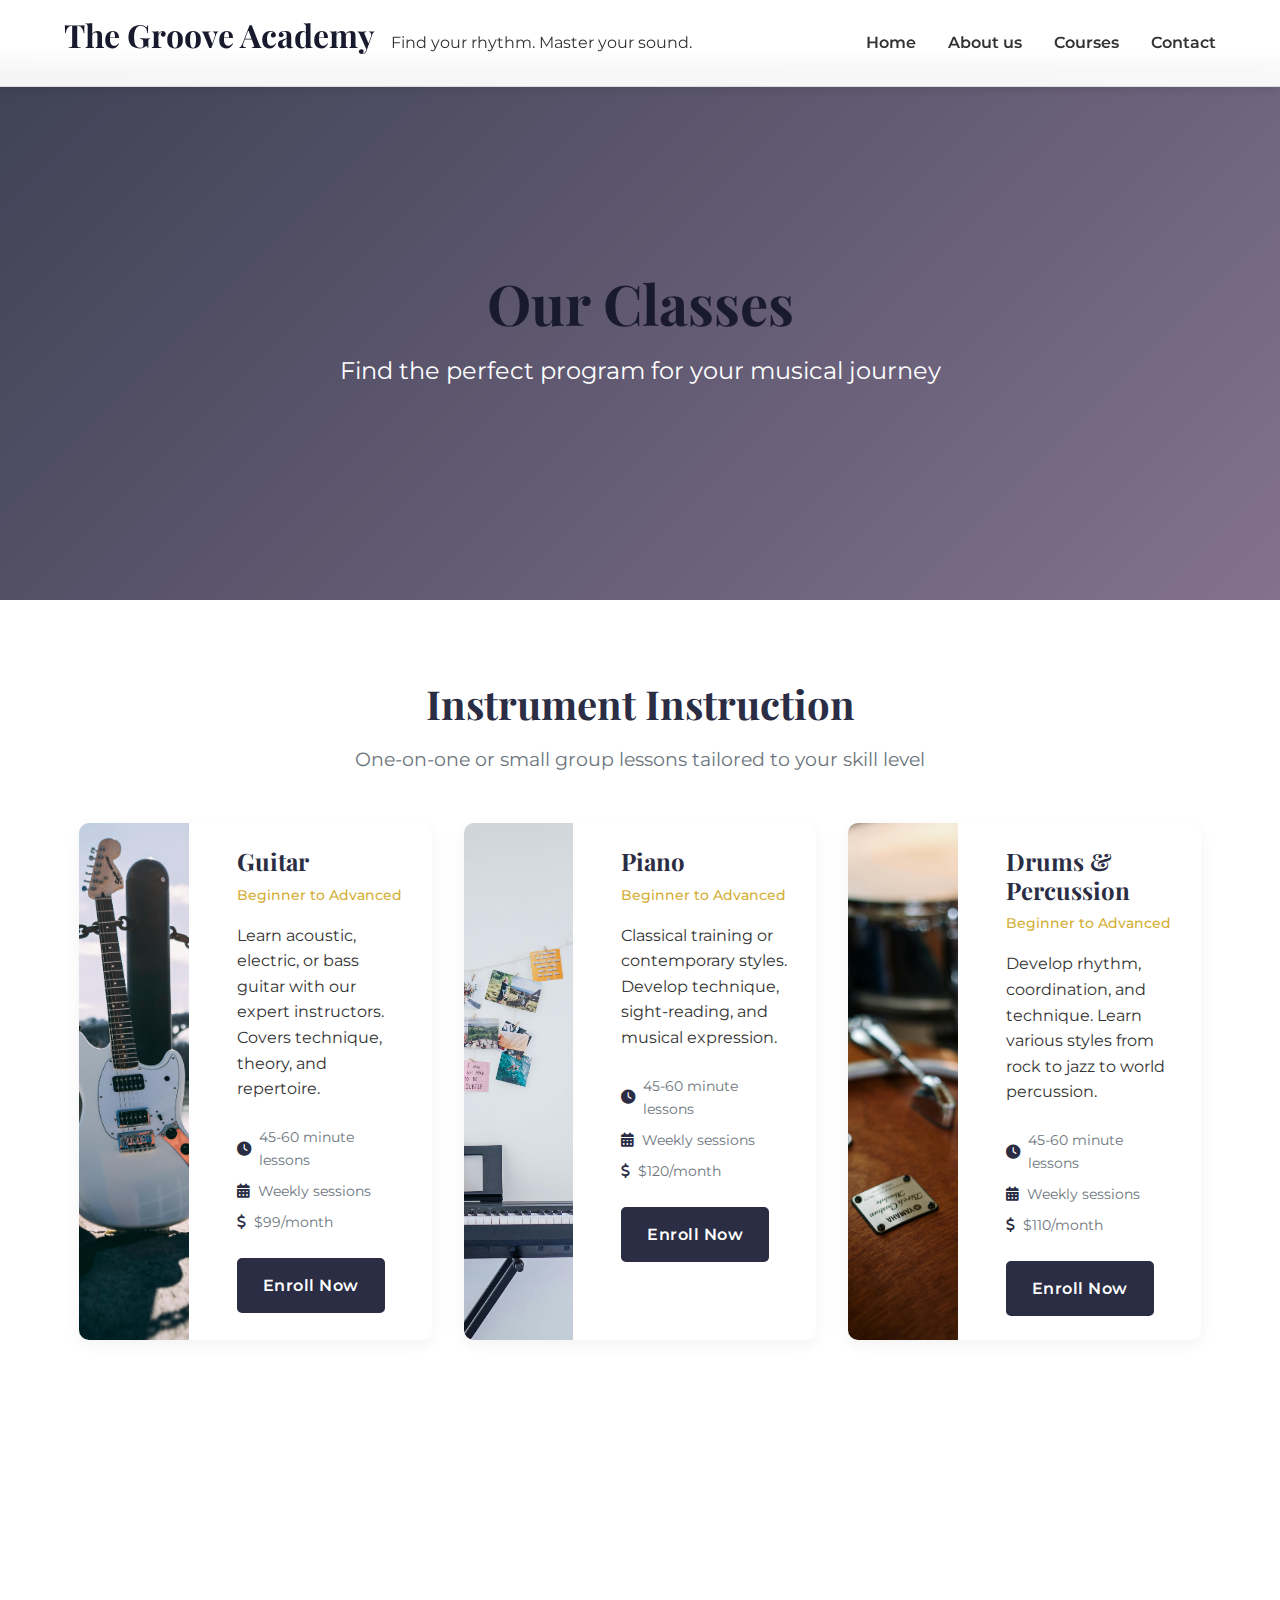
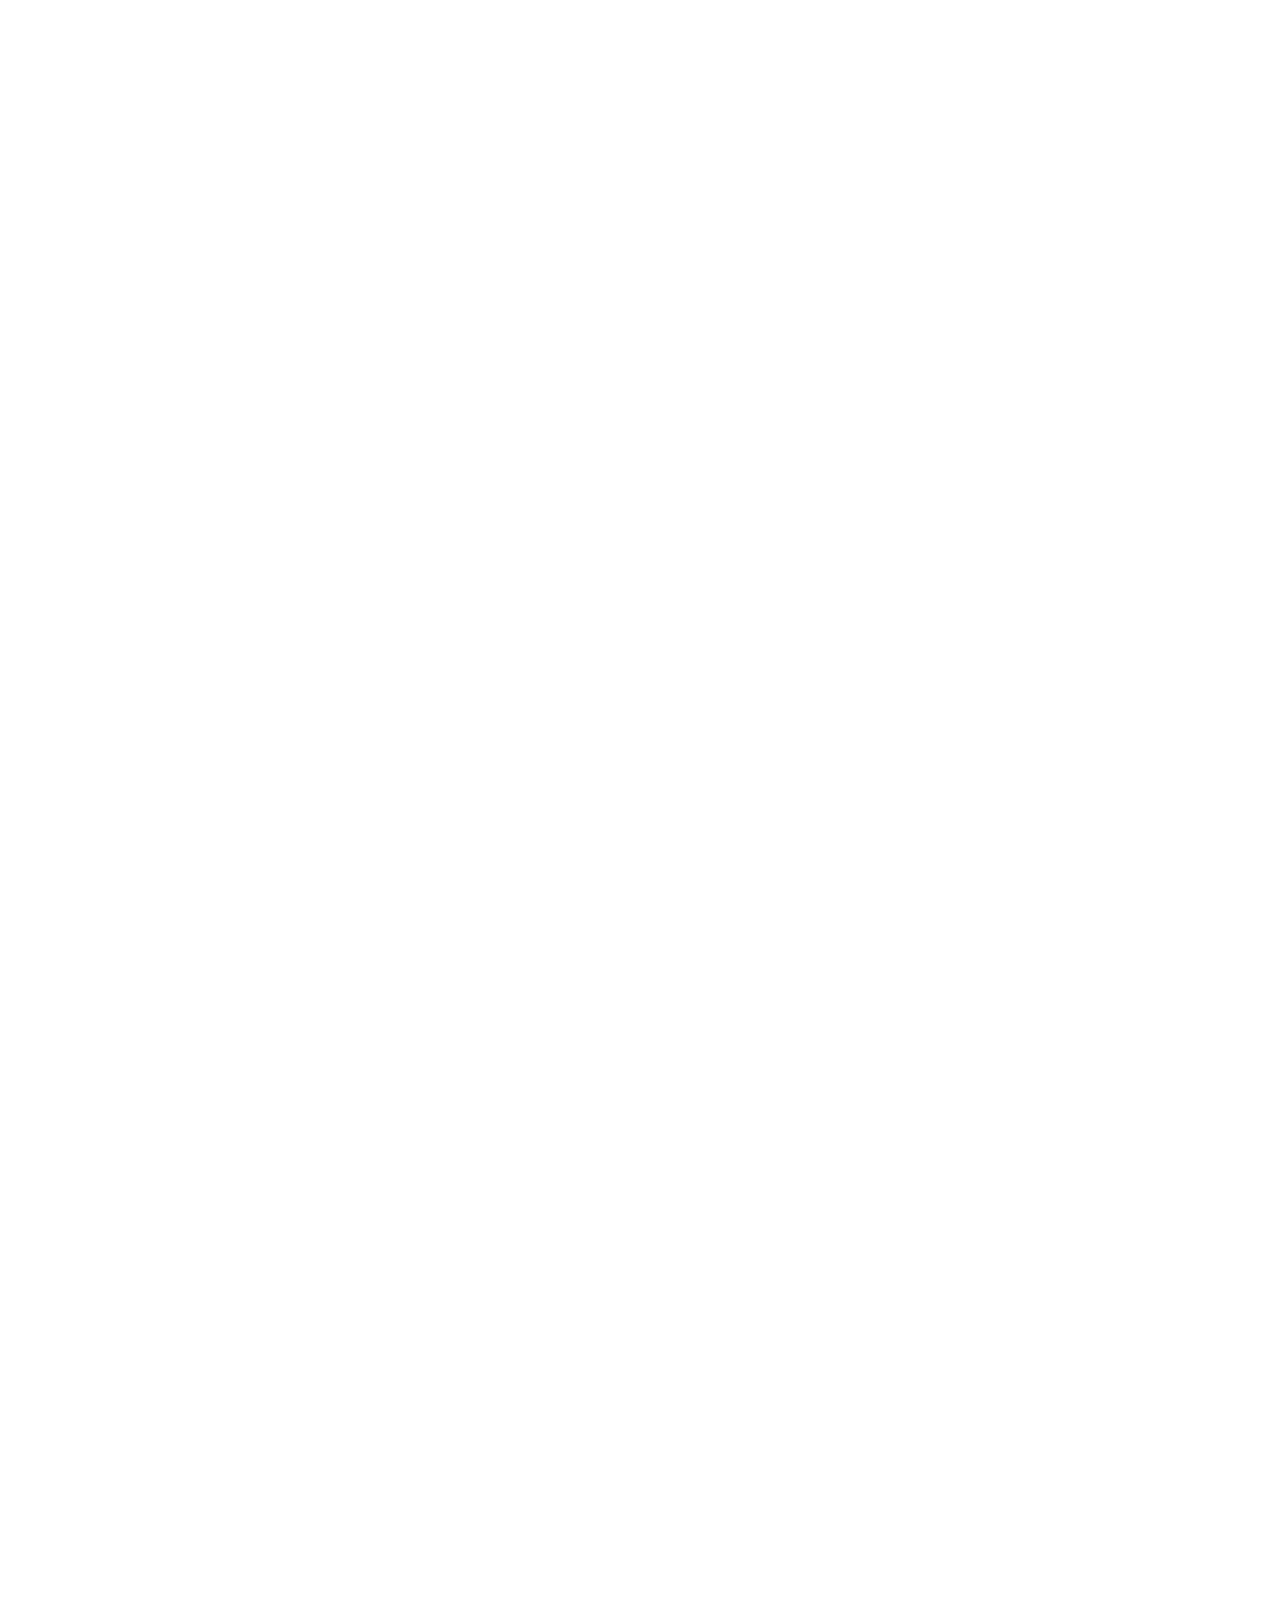
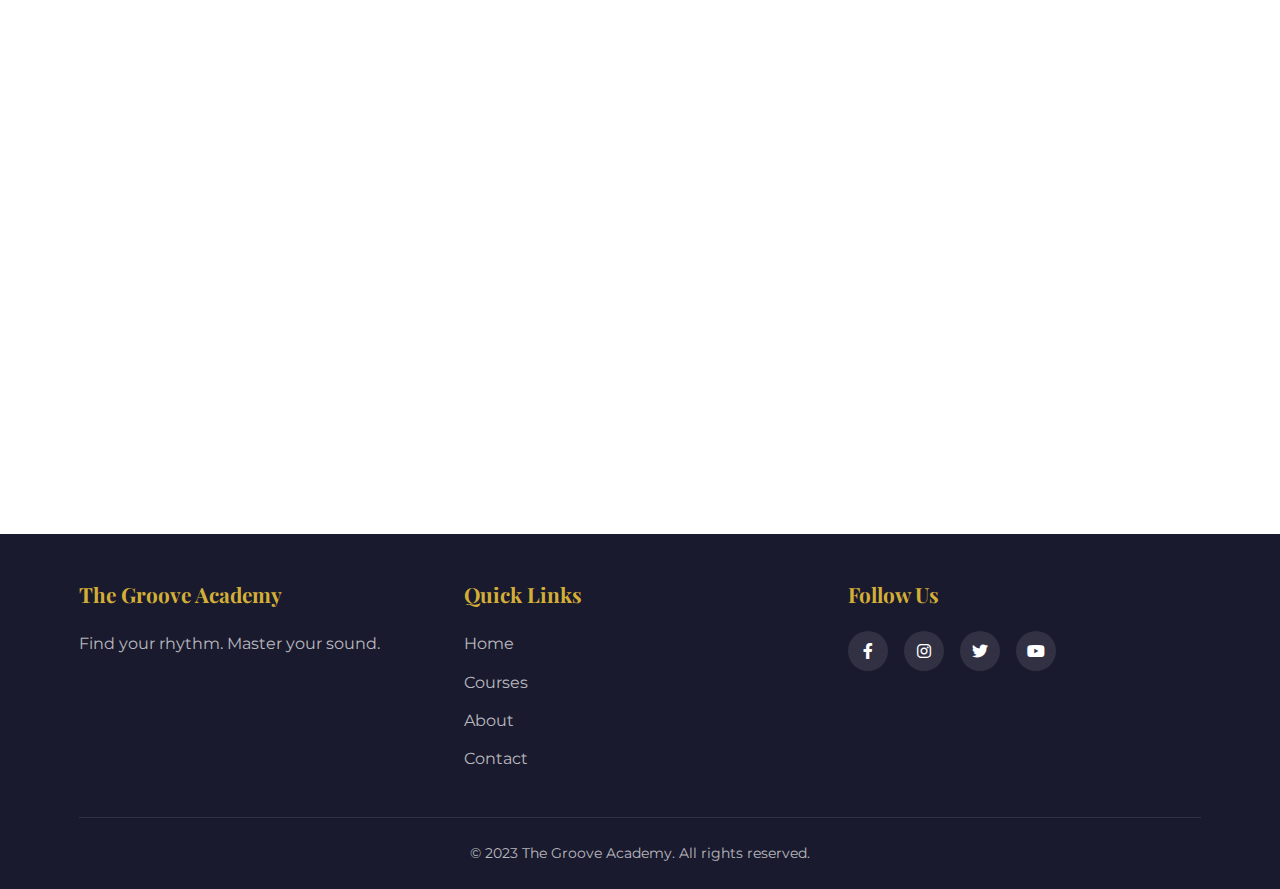
<file: classes.html>
<!DOCTYPE html>
<html lang="en">

<head>
    <meta charset="UTF-8">
    <meta name="viewport" content="width=device-width, initial-scale=1.0">
    <link rel="shortcut icon" href="./images/TGA.PNG">
    <title>Classes | The Groove Academy</title>
    <link rel="stylesheet" href="/styles/styles.css">
    <link rel="stylesheet" href="https://cdnjs.cloudflare.com/ajax/libs/font-awesome/6.0.0-beta3/css/all.min.css">
    <link rel="preconnect" href="https://fonts.googleapis.com">
    <link rel="preconnect" href="https://fonts.gstatic.com" crossorigin>
    <link
        href="https://fonts.googleapis.com/css2?family=Montserrat:wght@400;500;600;700&family=Playfair+Display:wght@700&display=swap"
        rel="stylesheet">
</head>

<body>
    <header>
        <div class="container">
            <div class="logo">
                <h1>The Groove Academy</h1>
                <p>Find your rhythm. Master your sound.</p>
            </div>
            <nav>
                <ul>
                    <li><a href="index.html">Home</a></li>
                    <li><a href="/about.html">About us</a></li>
                    <li><a href="/classes.html">Courses</a></li>
                    <li><a href="/contact.html">Contact</a></li>
                </ul>
                <div class="mobile-menu">
                    <i class="fas fa-bars"></i>
                </div>
            </nav>
        </div>
    </header>

    <section class="classes-hero">
        <div class="container">
            <h1>Our Classes</h1>
            <p>Find the perfect program for your musical journey</p>
        </div>
    </section>

    <section class="class-categories">
        <div class="container">
            <div class="section-header">
                <h2>Instrument Instruction</h2>
                <p>One-on-one or small group lessons tailored to your skill level</p>
            </div>
            <div class="class-grid">
                <div class="class-card">
                    <div class="class-image">
                        <img src="./images/hero-img2.jpg" alt="Guitar class">
                    </div>
                    <div class="class-info">
                        <h3>Guitar</h3>
                        <p class="class-level">Beginner to Advanced</p>
                        <p>Learn acoustic, electric, or bass guitar with our expert instructors. Covers technique,
                            theory, and repertoire.</p>
                        <div class="class-details">
                            <p><i class="fas fa-clock"></i> 45-60 minute lessons</p>
                            <p><i class="fas fa-calendar-alt"></i> Weekly sessions</p>
                            <p><i class="fas fa-dollar-sign"></i> $99/month</p>
                        </div>
                        <a href="contact.html" class="btn">Enroll Now</a>
                    </div>
                </div>
                <div class="class-card">
                    <div class="class-image">
                        <img src="./images/piano.jpg" alt="Piano class">
                    </div>
                    <div class="class-info">
                        <h3>Piano</h3>
                        <p class="class-level">Beginner to Advanced</p>
                        <p>Classical training or contemporary styles. Develop technique, sight-reading, and musical
                            expression.</p>
                        <div class="class-details">
                            <p><i class="fas fa-clock"></i> 45-60 minute lessons</p>
                            <p><i class="fas fa-calendar-alt"></i> Weekly sessions</p>
                            <p><i class="fas fa-dollar-sign"></i> $120/month</p>
                        </div>
                        <a href="contact.html" class="btn">Enroll Now</a>
                    </div>
                </div>
                <div class="class-card">
                    <div class="class-image">
                        <img src="./images/drums.jpg" alt="Drums class">
                    </div>
                    <div class="class-info">
                        <h3>Drums & Percussion</h3>
                        <p class="class-level">Beginner to Advanced</p>
                        <p>Develop rhythm, coordination, and technique. Learn various styles from rock to jazz to world
                            percussion.</p>
                        <div class="class-details">
                            <p><i class="fas fa-clock"></i> 45-60 minute lessons</p>
                            <p><i class="fas fa-calendar-alt"></i> Weekly sessions</p>
                            <p><i class="fas fa-dollar-sign"></i> $110/month</p>
                        </div>
                        <a href="contact.html" class="btn">Enroll Now</a>
                    </div>
                </div>
            </div>
        </div>
    </section>

    <section class="class-categories">
        <div class="container">
            <div class="section-header">
                <h2>Vocal Training</h2>
                <p>Develop your voice with professional techniques</p>
            </div>
            <div class="class-grid">
                <div class="class-card">
                    <div class="class-image">
                        <img src="./images/contempsing.jpeg" alt="Vocal class">
                    </div>
                    <div class="class-info">
                        <h3>Contemporary Vocals</h3>
                        <p class="class-level">All Levels</p>
                        <p>Learn proper breathing, pitch control, and performance techniques for pop, rock, R&B, and
                            more.</p>
                        <div class="class-details">
                            <p><i class="fas fa-clock"></i> 45-60 minute lessons</p>
                            <p><i class="fas fa-calendar-alt"></i> Weekly sessions</p>
                            <p><i class="fas fa-dollar-sign"></i> $95/month</p>
                        </div>
                        <a href="contact.html" class="btn">Enroll Now</a>
                    </div>
                </div>
                <div class="class-card">
                    <div class="class-image">
                        <img src="./images/classsing.jpg" alt="Classical vocal class">
                    </div>
                    <div class="class-info">
                        <h3>Classical Voice</h3>
                        <p class="class-level">Intermediate to Advanced</p>
                        <p>Master classical vocal techniques, repertoire, and performance practices for opera and art
                            song.</p>
                        <div class="class-details">
                            <p><i class="fas fa-clock"></i> 60 minute lessons</p>
                            <p><i class="fas fa-calendar-alt"></i> Weekly sessions</p>
                            <p><i class="fas fa-dollar-sign"></i> $110/month</p>
                        </div>
                        <a href="contact.html" class="btn">Enroll Now</a>
                    </div>
                </div>
            </div>
        </div>
    </section>

    <section class="class-categories">
        <div class="container">
            <div class="section-header">
                <h2>Music Theory & Production</h2>
                <p>Understand and create music at a deeper level</p>
            </div>
            <div class="class-grid">
                <div class="class-card">
                    <div class="class-image">
                        <img src="./images/msctheory.jpg" alt="Music theory class">
                    </div>
                    <div class="class-info">
                        <h3>Music Theory</h3>
                        <p class="class-level">Beginner to Advanced</p>
                        <p>Learn the language of music through harmony, counterpoint, analysis, and composition.</p>
                        <div class="class-details">
                            <p><i class="fas fa-clock"></i> 60 minute lessons</p>
                            <p><i class="fas fa-calendar-alt"></i> Weekly sessions</p>
                            <p><i class="fas fa-dollar-sign"></i> $85/month</p>
                        </div>
                        <a href="contact.html" class="btn">Enroll Now</a>
                    </div>
                </div>
                <div class="class-card">
                    <div class="class-image">
                        <img src="./images/mscprod.jpg" alt="Music production class">
                    </div>
                    <div class="class-info">
                        <h3>Music Production</h3>
                        <p class="class-level">Beginner to Advanced</p>
                        <p>Digital audio workstations (DAWs), mixing, mastering, and sound design for modern music
                            production.
                        </p>
                        <div class="class-details">
                            <p><i class="fas fa-clock"></i> 60-90 minute lessons</p>
                            <p><i class="fas fa-calendar-alt"></i> Weekly sessions</p>
                            <p><i class="fas fa-dollar-sign"></i> $150/month</p>
                        </div>
                        <a href="contact.html" class="btn">Enroll Now</a>
                    </div>
                </div>
            </div>
        </div>
    </section>

    <section class="class-schedule">
        <div class="container">
            <h2>Weekly Class Schedule</h2>
            <div class="schedule-table">
                <table>
                    <thead>
                        <tr>
                            <th>Time</th>
                            <th>Monday</th>
                            <th>Tuesday</th>
                            <th>Wednesday</th>
                            <th>Thursday</th>
                            <th>Friday</th>
                            <th>Saturday</th>
                        </tr>
                    </thead>
                    <tbody>
                        <tr>
                            <td>9:00 AM</td>
                            <td>Piano (Beginner)</td>
                            <td>Guitar (Beginner)</td>
                            <td>Music Theory</td>
                            <td>Vocals (Beginner)</td>
                            <td>Drums (Beginner)</td>
                            <td>Group Workshop</td>
                        </tr>
                        <tr>
                            <td>11:00 AM</td>
                            <td>Music Production</td>
                            <td>Piano (Intermediate)</td>
                            <td>Guitar (Intermediate)</td>
                            <td>Music Theory</td>
                            <td>Vocals (Intermediate)</td>
                            <td>Group Workshop</td>
                        </tr>
                        <tr>
                            <td>2:00 PM</td>
                            <td>After School Program</td>
                            <td>After School Program</td>
                            <td>After School Program</td>
                            <td>After School Program</td>
                            <td>After School Program</td>
                            <td>-</td>
                        </tr>
                        <tr>
                            <td>4:00 PM</td>
                            <td>Teen Band</td>
                            <td>Drums (Intermediate)</td>
                            <td>Piano (Advanced)</td>
                            <td>Guitar (Advanced)</td>
                            <td>Vocals (Advanced)</td>
                            <td>-</td>
                        </tr>
                        <tr>
                            <td>6:00 PM</td>
                            <td>Adult Piano</td>
                            <td>Adult Guitar</td>
                            <td>Adult Vocals</td>
                            <td>Music Production</td>
                            <td>Adult Drums</td>
                            <td>-</td>
                        </tr>
                    </tbody>
                </table>
            </div>
            <p class="schedule-note">Private lesson times are flexible - contact us to arrange a schedule that works for
                you.</p>
        </div>
    </section>

    <section class="cta">
        <div class="container">
            <h2>Ready to Start Your Musical Journey?</h2>
            <a href="contact.html" class="btn">Contact Us Today</a>
        </div>
    </section>

    <footer>
        <div class="container">
            <div class="footer-content">
                <div class="footer-section">
                    <h3>The Groove Academy</h3>
                    <p>Find your rhythm. Master your sound.</p>
                </div>
                <div class="footer-section">
                    <h3>Quick Links</h3>
                    <ul>
                        <li><a href="index.html">Home</a></li>
                        <li><a href="classes.html">Courses</a></li>
                        <li><a href="about.html">About</a></li>
                        <li><a href="contact.html">Contact</a></li>
                    </ul>
                </div>
                <div class="footer-section">
                    <h3>Follow Us</h3>
                    <div class="social-icons">
                        <a href="#"><i class="fab fa-facebook-f"></i></a>
                        <a href="#"><i class="fab fa-instagram"></i></a>
                        <a href="#"><i class="fab fa-twitter"></i></a>
                        <a href="#"><i class="fab fa-youtube"></i></a>
                    </div>
                </div>
            </div>
            <div class="copyright">
                <p>&copy; 2023 The Groove Academy. All rights reserved.</p>
            </div>
        </div>
    </footer>

    <script src="script.js"></script>
</body>

</html>
</file>
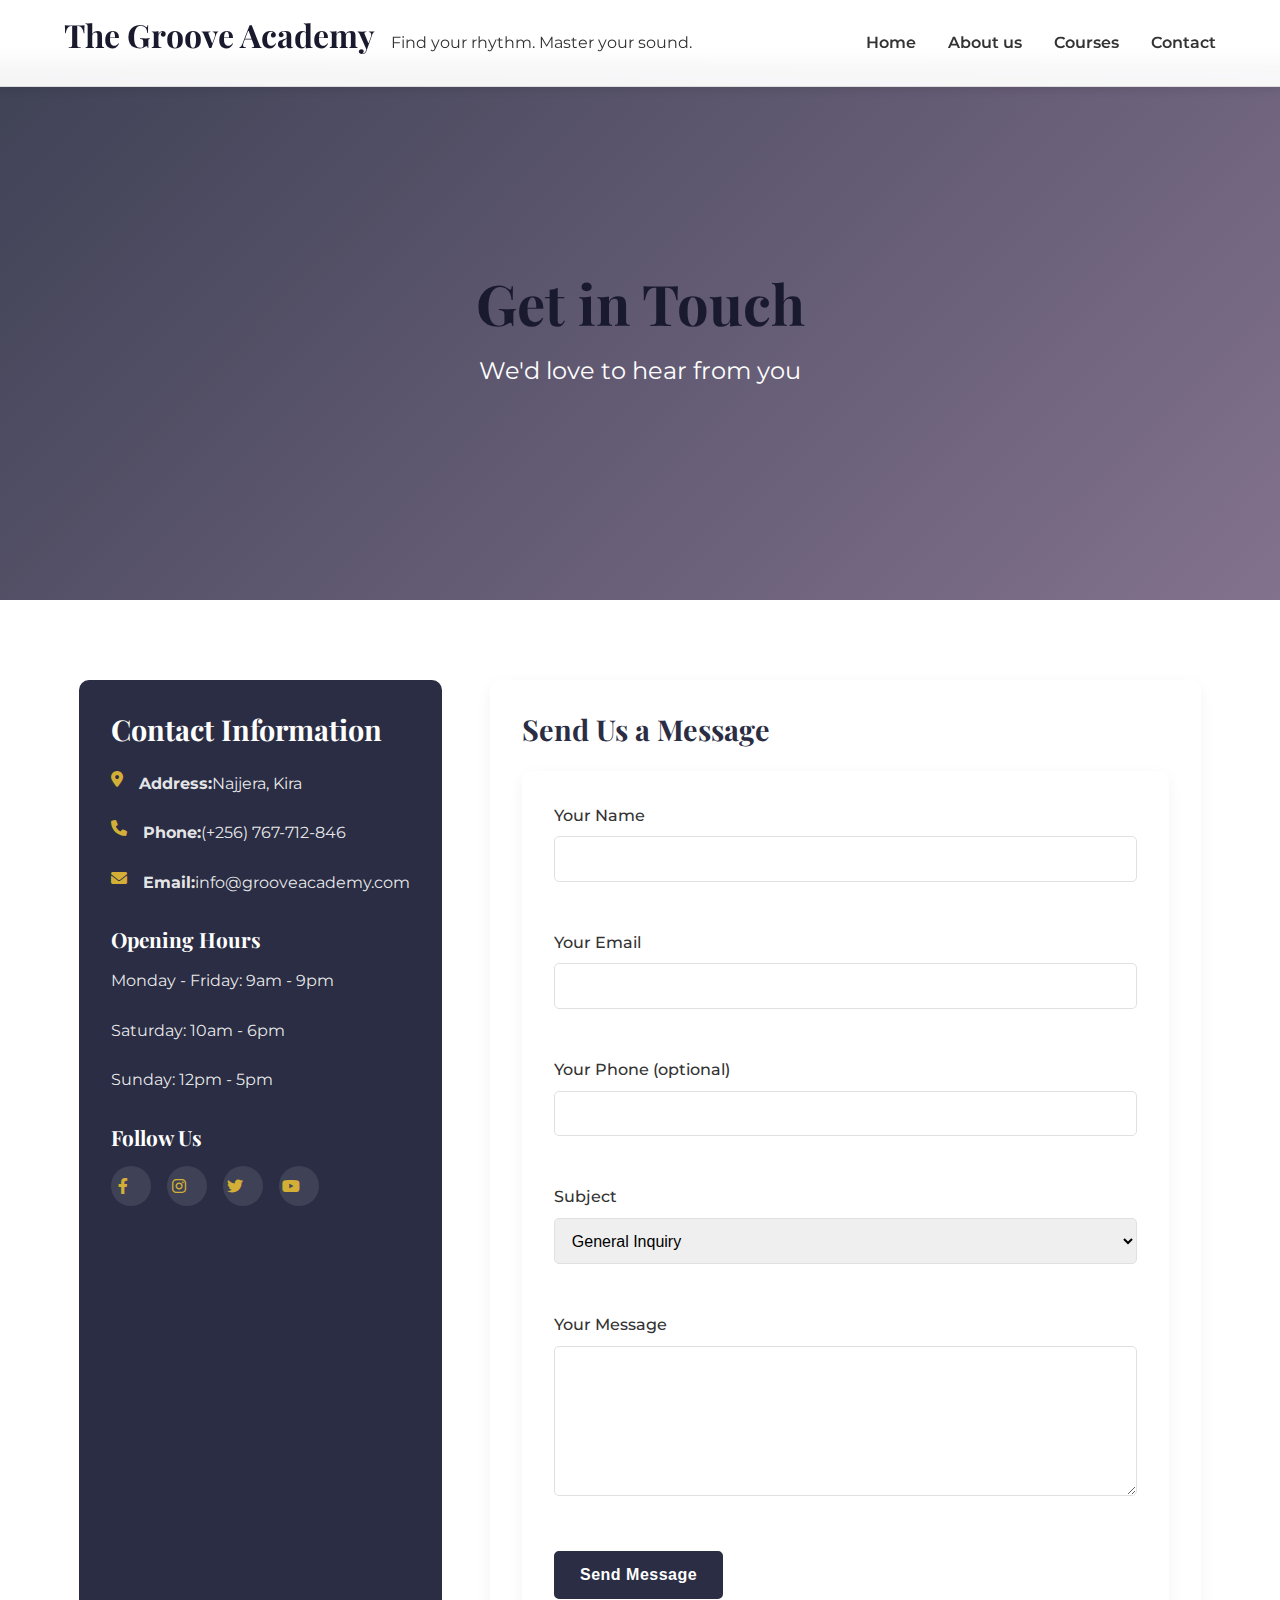
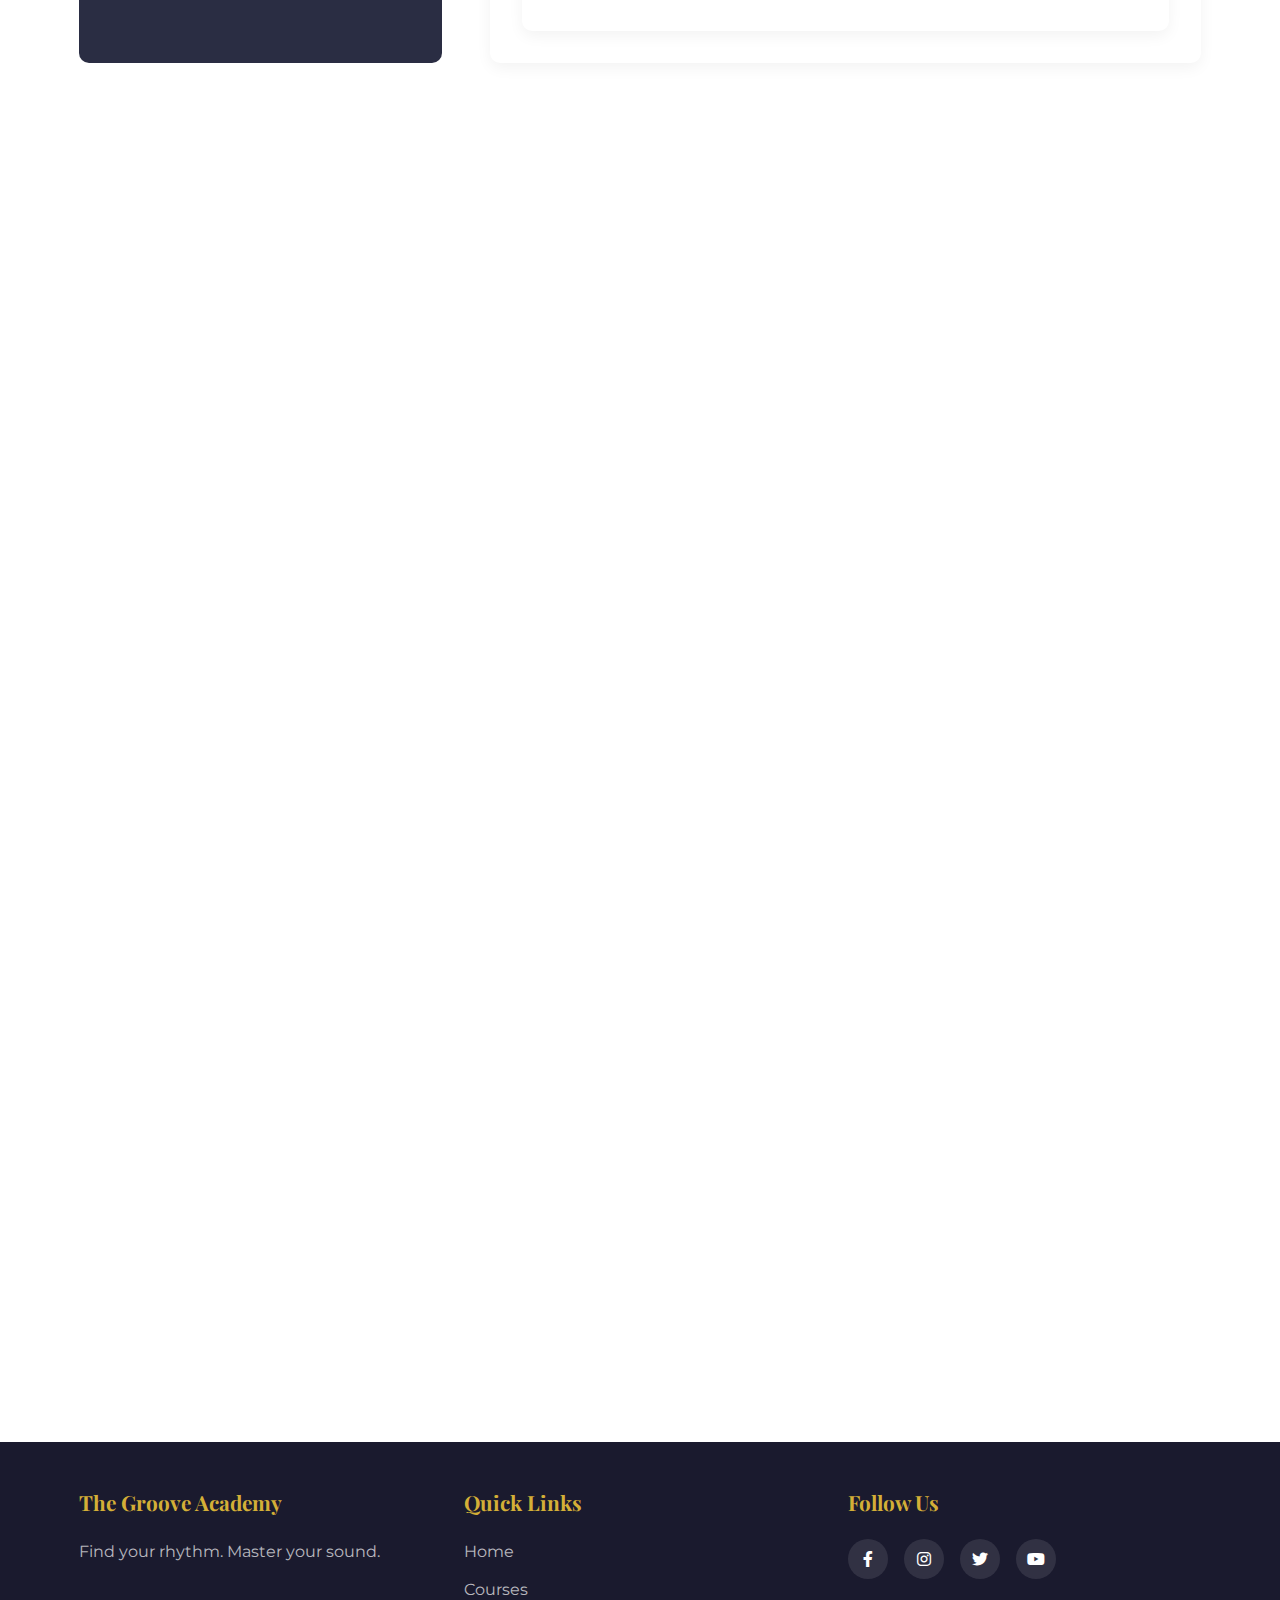
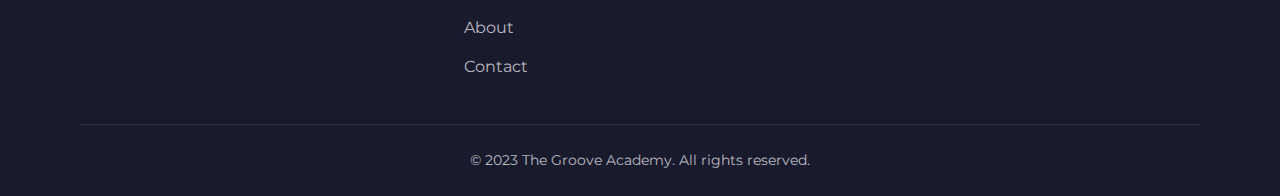
<file: contact.html>
<!DOCTYPE html>
<html lang="en">

<head>
    <meta charset="UTF-8">
    <meta name="viewport" content="width=device-width, initial-scale=1.0">
    <link rel="shortcut icon" href="./images/TGA.PNG">
    <title>Contact Us | The Groove Academy</title>
    <link rel="stylesheet" href="/styles/styles.css">
    <link rel="stylesheet" href="https://cdnjs.cloudflare.com/ajax/libs/font-awesome/6.0.0-beta3/css/all.min.css">
    <link rel="preconnect" href="https://fonts.googleapis.com">
    <link rel="preconnect" href="https://fonts.gstatic.com" crossorigin>
    <link
        href="https://fonts.googleapis.com/css2?family=Montserrat:wght@400;500;600;700&family=Playfair+Display:wght@700&display=swap"
        rel="stylesheet">
</head>

<body>
    <header>
        <div class="container">
            <div class="logo">
                <h1>The Groove Academy</h1>
                <p>Find your rhythm. Master your sound.</p>
            </div>
            <nav>
                <ul>
                    <li><a href="index.html">Home</a></li>
                    <li><a href="/about.html">About us</a></li>
                    <li><a href="/classes.html">Courses</a></li>
                    <li><a href="/contact.html">Contact</a></li>
                </ul>
                <div class="mobile-menu">
                    <i class="fas fa-bars"></i>
                </div>
            </nav>
        </div>
    </header>

    <section class="contact-hero">
        <div class="container">
            <h1>Get in Touch</h1>
            <p>We'd love to hear from you</p>
        </div>
    </section>

    <section class="contact-main">
        <div class="container">
            <div class="contact-container">
                <div class="contact-info">
                    <h2>Contact Information</h2>
                    <p><i class="fas fa-map-marker-alt"></i> <strong>Address:</strong>Najjera, Kira</p>
                    <p><i class="fas fa-phone"></i> <strong>Phone:</strong> (+256) 767-712-846</p>
                    <p><i class="fas fa-envelope"></i> <strong>Email:</strong> info@grooveacademy.com</p>

                    <h3>Opening Hours</h3>
                    <p>Monday - Friday: 9am - 9pm</p>
                    <p>Saturday: 10am - 6pm</p>
                    <p>Sunday: 12pm - 5pm</p>

                    <h3>Follow Us</h3>
                    <div class="social-icons">
                        <a href="#"><i class="fab fa-facebook-f"></i></a>
                        <a href="#"><i class="fab fa-instagram"></i></a>
                        <a href="#"><i class="fab fa-twitter"></i></a>
                        <a href="#"><i class="fab fa-youtube"></i></a>
                    </div>
                </div>

                <div class="contact-form-container">
                    <h2>Send Us a Message</h2>
                    <form id="contactForm" class="contact-form">
                        <div class="form-group">
                            <label for="name">Your Name</label>
                            <input type="text" id="name" name="name" required>
                        </div>
                        <div class="form-group">
                            <label for="email">Your Email</label>
                            <input type="email" id="email" name="email" required>
                        </div>
                        <div class="form-group">
                            <label for="phone">Your Phone (optional)</label>
                            <input type="tel" id="phone" name="phone">
                        </div>
                        <div class="form-group">
                            <label for="subject">Subject</label>
                            <select id="subject" name="subject">
                                <option value="general">General Inquiry</option>
                                <option value="classes">Class Information</option>
                                <option value="registration">Registration</option>
                                <option value="feedback">Feedback</option>
                                <option value="other">Other</option>
                            </select>
                        </div>
                        <div class="form-group">
                            <label for="message">Your Message</label>
                            <textarea id="message" name="message" rows="5" required></textarea>
                        </div>
                        <button type="submit" class="btn">Send Message</button>
                    </form>
                </div>
            </div>
        </div>
    </section>

    <section class="location">
        <div class="container">
            <h2>Our Location</h2>
            <div class="map-container">
                <!-- Embedded Google Map -->
                <iframe
                    src="https://www.google.com/maps/embed?pb=!1m18!1m12!1m3!1d3989.7268623029718!2d32.61954347395835!3d0.38794739960826197!2m3!1f0!2f0!3f0!3m2!1i1024!2i768!4f13.1!3m3!1m2!1s0x177db1005e6c46c5%3A0x9726f02f65d4e8b9!2sAura%20International%20C.S!5e0!3m2!1sen!2sug!4v1753189811043!5m2!1sen!2sug"
                    width="100%" height="450" style="border:0;" allowfullscreen="" loading="lazy"></iframe>
            </div>
        </div>
    </section>

    <section class="faq">
        <div class="container">
            <h2>Frequently Asked Questions</h2>
            <div class="faq-container">
                <div class="faq-item">
                    <button class="faq-question">What age groups do you teach?<i
                            class="fas fa-chevron-down"></i></button>
                    <div class="faq-answer">
                        <p>We offer programs for all age groups, from young children (starting at age 5) to adults. Our
                            instructors tailor their teaching approach to suit the age and learning style of each
                            student.</p>
                    </div>
                </div>
                <div class="faq-item">
                    <button class="faq-question">Do I need to own an instrument to take lessons?<i
                            class="fas fa-chevron-down"></i></button>
                    <div class="faq-answer">
                        <p>While it's ideal to have your own instrument for practice at home, we have instruments
                            available for use during lessons. We can also advise you on purchasing or renting an
                            instrument.</p>
                    </div>
                </div>
                <div class="faq-item">
                    <button class="faq-question">How often are lessons scheduled?<i
                            class="fas fa-chevron-down"></i></button>
                    <div class="faq-answer">
                        <p>Most students take weekly lessons, but we can accommodate different schedules based on your
                            availability and learning goals.</p>
                    </div>
                </div>
                <div class="faq-item">
                    <button class="faq-question">Do you offer trial lessons?<i class="fas fa-chevron-down"></i></button>
                    <div class="faq-answer">
                        <p>Yes! We offer a 30-minute trial lesson for $25, which will be deducted from your first
                            month's tuition if you decide to continue.</p>
                    </div>
                </div>
                <div class="faq-item">
                    <button class="faq-question">What COVID-19 safety measures are in place?<i
                            class="fas fa-chevron-down"></i></button>
                    <div class="faq-answer">
                        <p>We follow all local health guidelines, with sanitization between lessons, air filtration
                            systems, and optional online lessons available.</p>
                    </div>
                </div>
            </div>
        </div>
    </section>

    <footer>
        <div class="container">
            <div class="footer-content">
                <div class="footer-section">
                    <h3>The Groove Academy</h3>
                    <p>Find your rhythm. Master your sound.</p>
                </div>
                <div class="footer-section">
                    <h3>Quick Links</h3>
                    <ul>
                        <li><a href="index.html">Home</a></li>
                        <li><a href="classes.html">Courses</a></li>
                        <li><a href="about.html">About</a></li>
                        <li><a href="contact.html">Contact</a></li>
                    </ul>
                </div>
                <div class="footer-section">
                    <h3>Follow Us</h3>
                    <div class="social-icons">
                        <a href="#"><i class="fab fa-facebook-f"></i></a>
                        <a href="#"><i class="fab fa-instagram"></i></a>
                        <a href="#"><i class="fab fa-twitter"></i></a>
                        <a href="#"><i class="fab fa-youtube"></i></a>
                    </div>
                </div>
            </div>
            <div class="copyright">
                <p>&copy; 2023 The Groove Academy. All rights reserved.</p>
            </div>
        </div>
    </footer>

    <script src="script.js"></script>
</body>

</html>
</file>
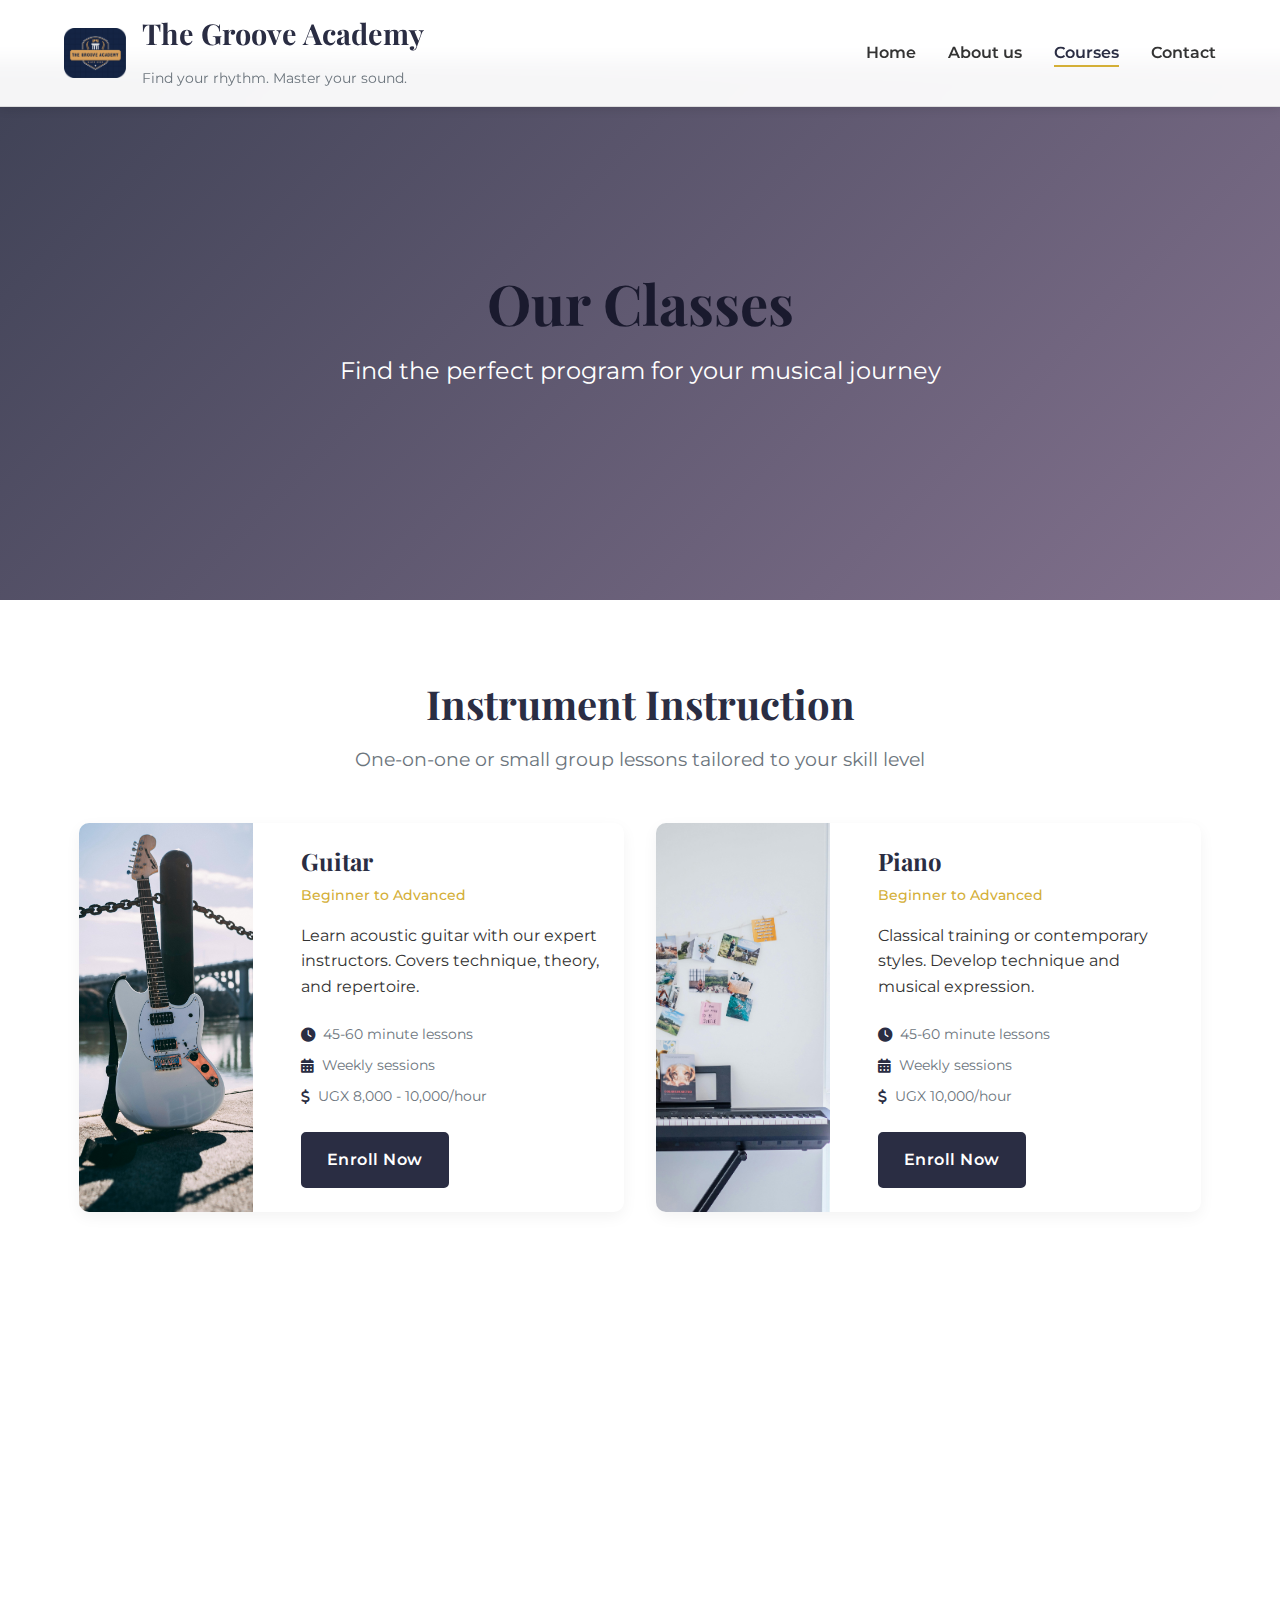
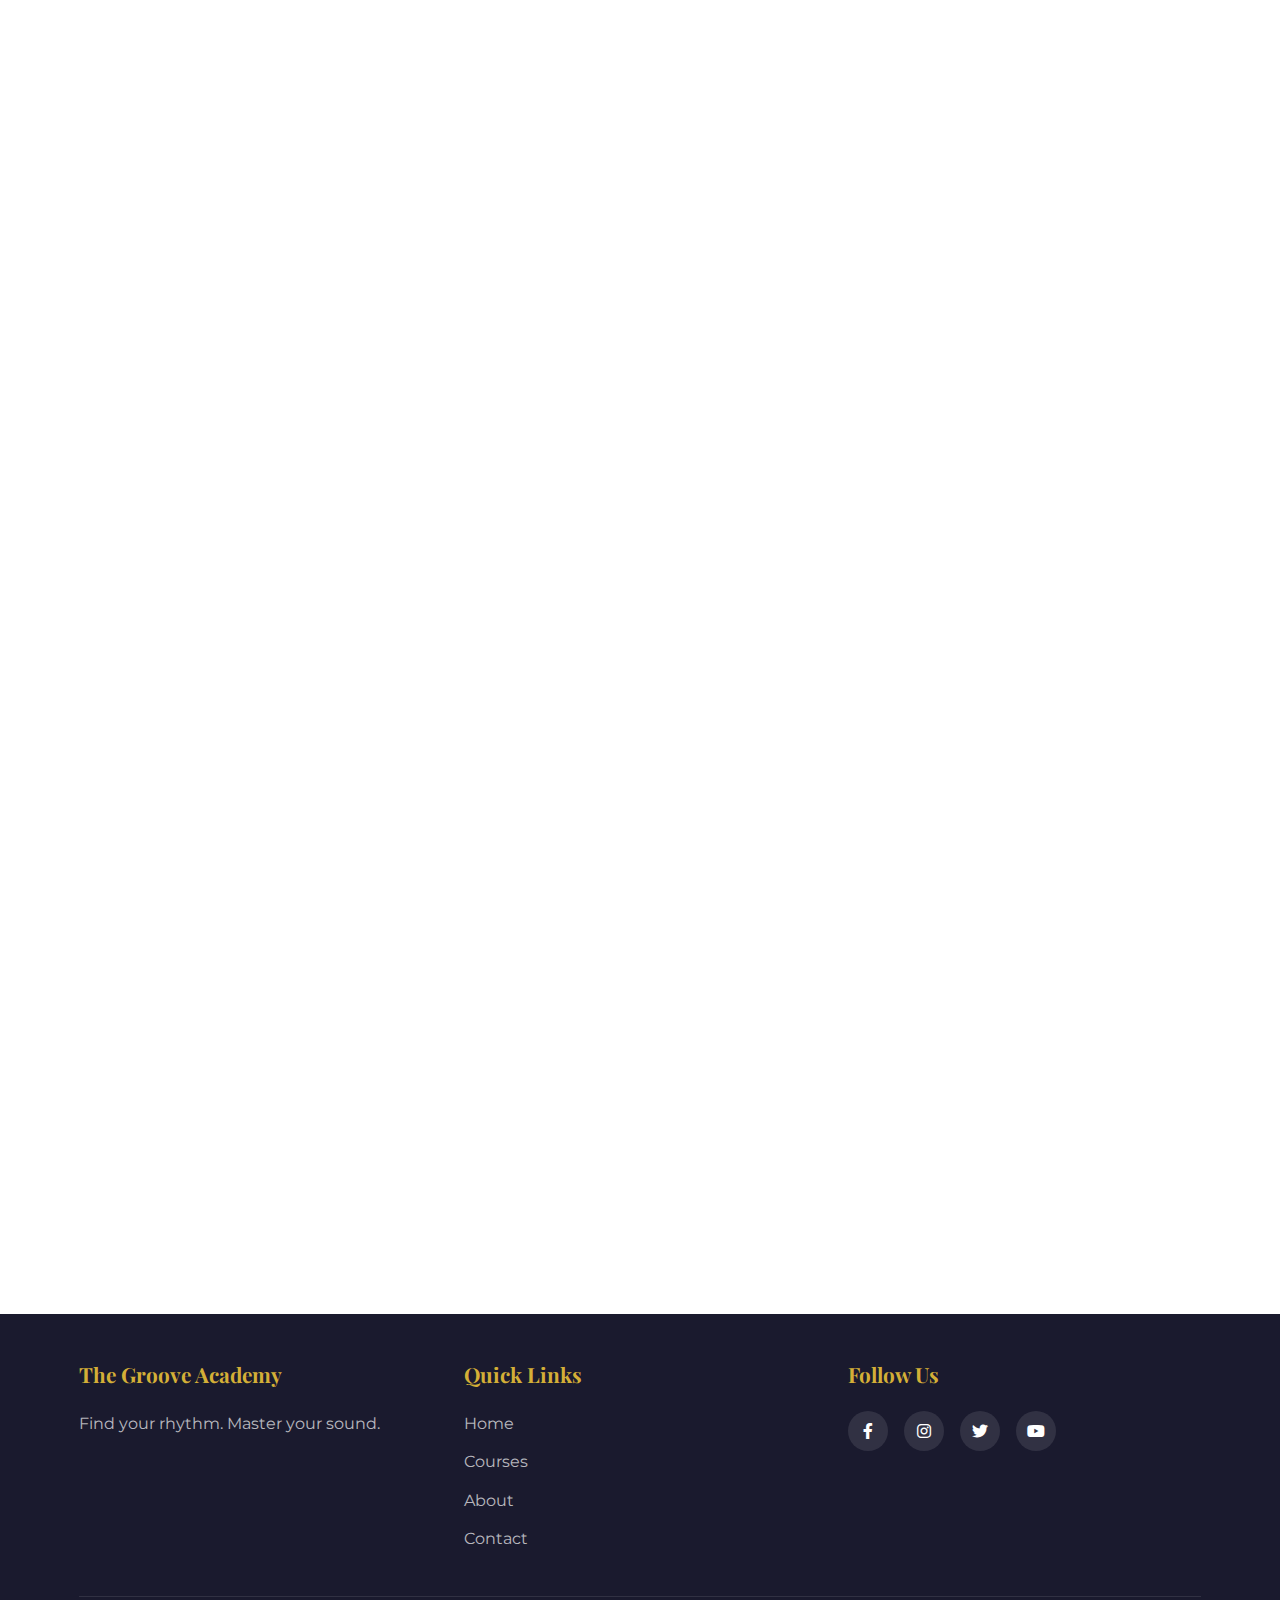
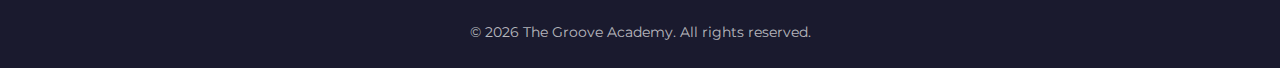
<file: pages/classes.html>
<!DOCTYPE html>
<html lang="en">

<head>
    <meta charset="UTF-8">
    <meta name="viewport" content="width=device-width, initial-scale=1.0">
    <link rel="shortcut icon" href="../images/TGA.png">
    <title>Classes | The Groove Academy</title>
    <link rel="stylesheet" href="../styles/styles.css">
    <link rel="stylesheet" href="https://cdnjs.cloudflare.com/ajax/libs/font-awesome/6.0.0-beta3/css/all.min.css">
    <link rel="preconnect" href="https://fonts.googleapis.com">
    <link rel="preconnect" href="https://fonts.gstatic.com" crossorigin>
    <link
        href="https://fonts.googleapis.com/css2?family=Montserrat:wght@400;500;600;700&family=Playfair+Display:wght@700&display=swap"
        rel="stylesheet">
</head>

<body>
    <header>
        <div class="container">
            <div class="logo">
                <img src="../images/TGA.png" alt="The Groove Academy Logo">
                <div class="logo-text">
                    <h1>The Groove Academy</h1>
                    <p>Find your rhythm. Master your sound.</p>
                </div>
            </div>

            <nav>
                <ul>
                    <li><a href="../index.html">Home</a></li>
                    <li><a href="about.html">About us</a></li>
                    <li><a href="classes.html">Courses</a></li>
                    <li><a href="contact.html">Contact</a></li>
                </ul>
                <div class="mobile-menu">
                    <i class="fas fa-bars"></i>
                </div>
            </nav>
        </div>
    </header>

    <section class="classes-hero">
        <div class="container">
            <h1>Our Classes</h1>
            <p>Find the perfect program for your musical journey</p>
        </div>
    </section>

    <section class="class-categories">
        <div class="container">
            <div class="section-header">
                <h2>Instrument Instruction</h2>
                <p>One-on-one or small group lessons tailored to your skill level</p>
            </div>
            <div class="class-grid">
                <div class="class-card">
                    <div class="class-image">
                        <img src="../images/hero-img2.jpg" alt="Guitar class">
                    </div>
                    <div class="class-info">
                        <h3>Guitar</h3>
                        <p class="class-level">Beginner to Advanced</p>
                        <p>Learn acoustic guitar with our expert instructors. Covers technique,
                            theory, and repertoire.</p>
                        <div class="class-details">
                            <p><i class="fas fa-clock"></i> 45-60 minute lessons</p>
                            <p><i class="fas fa-calendar-alt"></i> Weekly sessions</p>
                            <p><i class="fas fa-dollar-sign"></i> UGX 8,000 - 10,000/hour</p>
                        </div>
                        <a href="contact.html" class="btn">Enroll Now</a>
                    </div>
                </div>
                <div class="class-card">
                    <div class="class-image">
                        <img src="../images/piano.jpg" alt="Piano class">
                    </div>
                    <div class="class-info">
                        <h3>Piano</h3>
                        <p class="class-level">Beginner to Advanced</p>
                        <p>Classical training or contemporary styles. Develop technique and musical
                            expression.</p>
                        <div class="class-details">
                            <p><i class="fas fa-clock"></i> 45-60 minute lessons</p>
                            <p><i class="fas fa-calendar-alt"></i> Weekly sessions</p>
                            <p><i class="fas fa-dollar-sign"></i> UGX 10,000/hour</p>
                        </div>
                        <a href="contact.html" class="btn">Enroll Now</a>
                    </div>
                </div>
            </div>
        </div>
    </section>

    <section class="class-categories">
        <div class="container">
            <div class="section-header">
                <h2>Music Theory & Production</h2>
                <p>Understand and create music at a deeper level</p>
            </div>
            <div class="class-grid">
                <div class="class-card">
                    <div class="class-image">
                        <img src="../images/msctheory.jpg" alt="Music theory class">
                    </div>
                    <div class="class-info">
                        <h3>Music Theory</h3>
                        <p class="class-level">Beginner to Advanced</p>
                        <p>Learn the language of music through harmony, counterpoint, analysis, and composition.</p>
                        <div class="class-details">
                            <p><i class="fas fa-clock"></i> 60 minute lessons</p>
                            <p><i class="fas fa-calendar-alt"></i> Weekly sessions</p>
                            <p><i class="fas fa-dollar-sign"></i> Comming Soon!!!</p>
                        </div>
                        <a href="contact.html" class="btn">Enroll Now</a>
                    </div>
                </div>
                <div class="class-card">
                    <div class="class-image">
                        <img src="../images/mscprod.jpg" alt="Music production class">
                    </div>
                    <div class="class-info">
                        <h3>Music Production</h3>
                        <p class="class-level">Beginner to Advanced</p>
                        <p>Digital audio workstations (DAWs), mixing, mastering, and sound design for modern music
                            production.
                        </p>
                        <div class="class-details">
                            <p><i class="fas fa-clock"></i> 60-90 minute lessons</p>
                            <p><i class="fas fa-calendar-alt"></i> Weekly sessions</p>
                            <p><i class="fas fa-dollar-sign"></i> Coming Soon!!!</p>
                        </div>
                        <a href="contact.html" class="btn">Enroll Now</a>
                    </div>
                </div>
            </div>
        </div>
    </section>

    <section class="class-schedule">
        <div class="container">
            <h2>Weekly Class Schedule</h2>
            <div class="schedule-table">
                <table>
                    <thead>
                        <tr>
                            <th>Time</th>
                            <th>Monday</th>
                            <th>Tuesday</th>
                            <th>Wednesday</th>
                            <th>Thursday</th>
                            <th>Friday</th>
                            <th>Saturday</th>
                        </tr>
                    </thead>
                    <tbody>
                        <tr>
                            <td>9:00 AM</td>
                            <td>Piano (Beginner)</td>
                            <td>Guitar (Beginner)</td>
                            <td>Music Theory</td>
                            <td>Vocals (Beginner)</td>
                            <td>Drums (Beginner)</td>
                            <td>Group Workshop</td>
                        </tr>
                        <tr>
                            <td>11:00 AM</td>
                            <td>Music Production</td>
                            <td>Piano (Intermediate)</td>
                            <td>Guitar (Intermediate)</td>
                            <td>Music Theory</td>
                            <td>Vocals (Intermediate)</td>
                            <td>Group Workshop</td>
                        </tr>
                        <tr>
                            <td>2:00 PM</td>
                            <td>After School Program</td>
                            <td>After School Program</td>
                            <td>After School Program</td>
                            <td>After School Program</td>
                            <td>After School Program</td>
                            <td>-</td>
                        </tr>
                        <tr>
                            <td>4:00 PM</td>
                            <td>Teen Band</td>
                            <td>Drums (Intermediate)</td>
                            <td>Piano (Advanced)</td>
                            <td>Guitar (Advanced)</td>
                            <td>Vocals (Advanced)</td>
                            <td>-</td>
                        </tr>
                        <tr>
                            <td>6:00 PM</td>
                            <td>Adult Piano</td>
                            <td>Adult Guitar</td>
                            <td>Adult Vocals</td>
                            <td>Music Production</td>
                            <td>Adult Drums</td>
                            <td>-</td>
                        </tr>
                    </tbody>
                </table>
            </div>
            <p class="schedule-note">Private lesson times are flexible - contact us to arrange a schedule that works for
                you.</p>
        </div>
    </section>

    <section class="cta">
        <div class="container">
            <h2>Ready to Start Your Musical Journey?</h2>
            <a href="contact.html" class="btn">Contact Us Today</a>
        </div>
    </section>

    <footer>
        <div class="container">
            <div class="footer-content">
                <div class="footer-section">
                    <h3>The Groove Academy</h3>
                    <p>Find your rhythm. Master your sound.</p>
                </div>
                <div class="footer-section">
                    <h3>Quick Links</h3>
                    <ul>
                        <li><a href="../index.html">Home</a></li>
                        <li><a href="classes.html">Courses</a></li>
                        <li><a href="about.html">About</a></li>
                        <li><a href="contact.html">Contact</a></li>
                    </ul>
                </div>
                <div class="footer-section">
                    <h3>Follow Us</h3>
                    <div class="social-icons">
                        <a href="#"><i class="fab fa-facebook-f"></i></a>
                        <a href="#"><i class="fab fa-instagram"></i></a>
                        <a href="#"><i class="fab fa-twitter"></i></a>
                        <a href="#"><i class="fab fa-youtube"></i></a>
                    </div>
                </div>
            </div>
            <div class="copyright">
                <p>&copy; <span id="currentYear"></span> The Groove Academy. All rights reserved.</p>
            </div>
        </div>
    </footer>

    <script src="../script.js"></script>
</body>

</html>
</file>
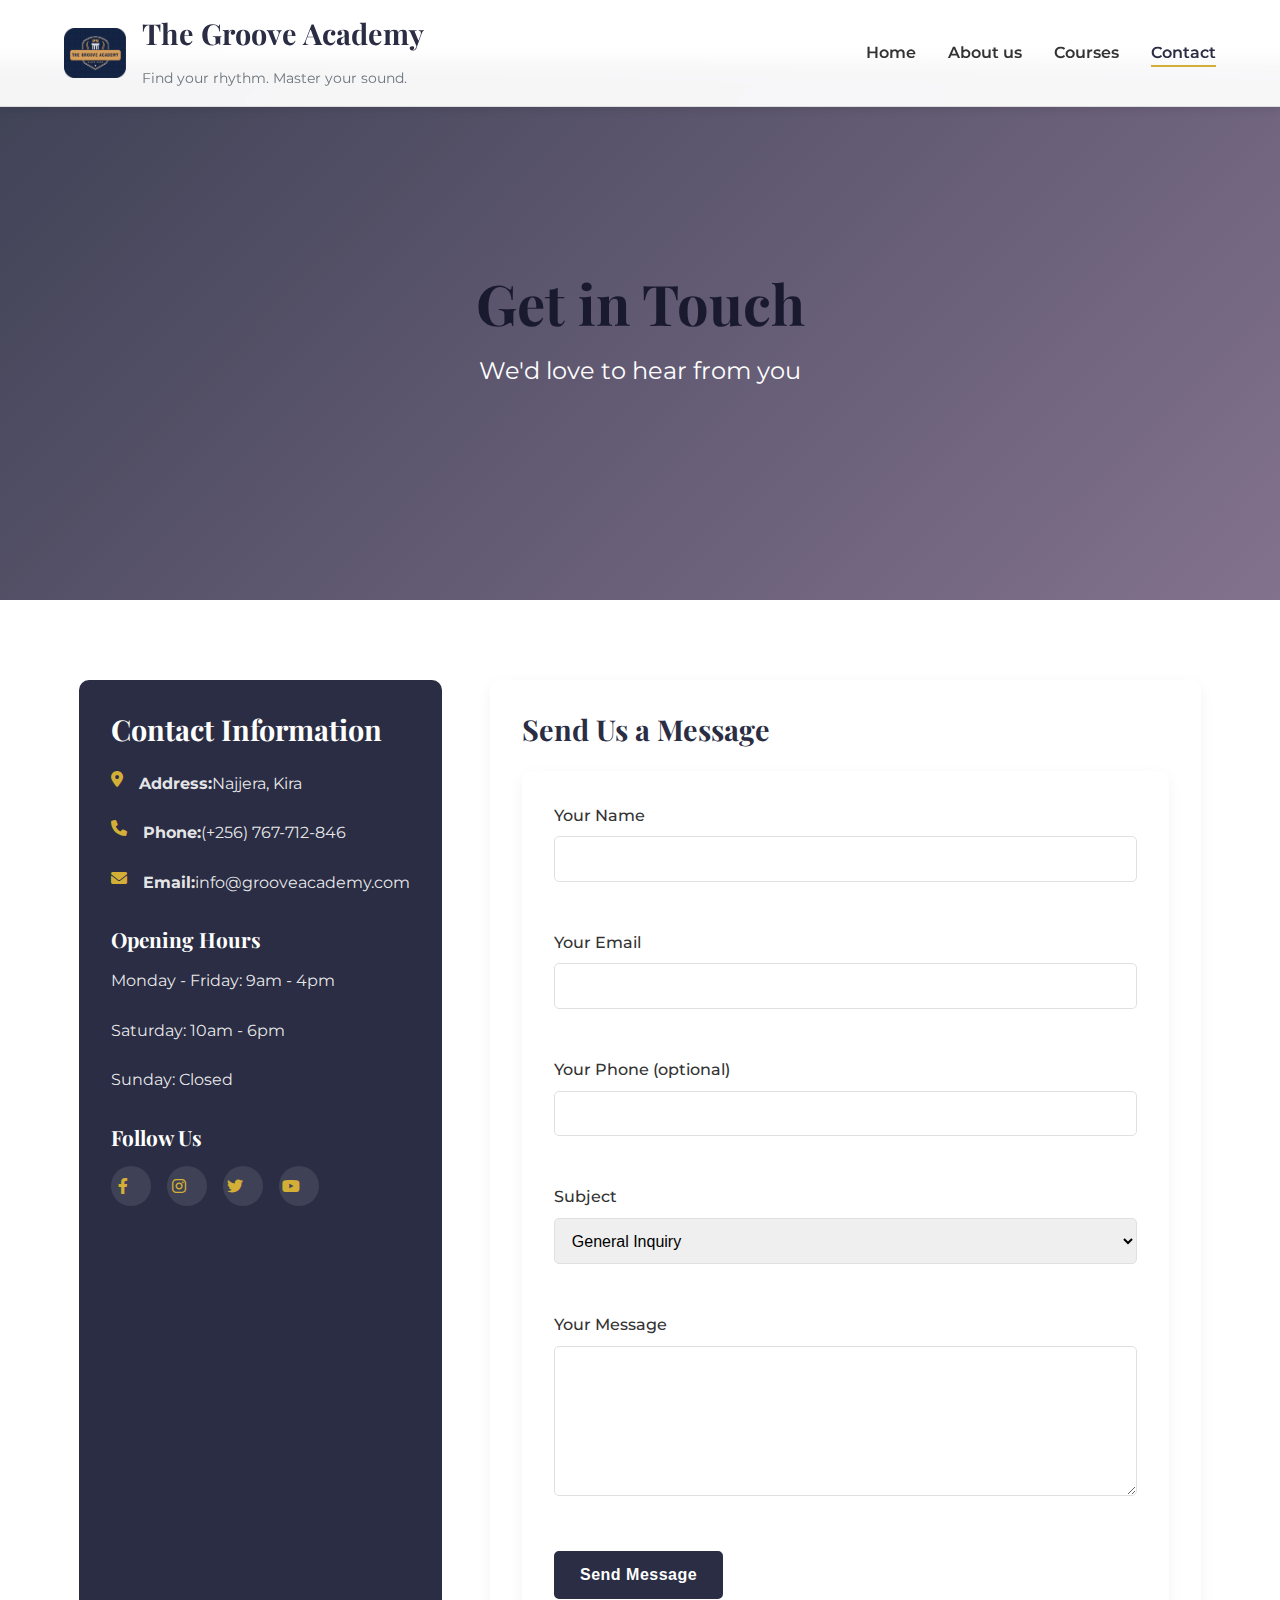
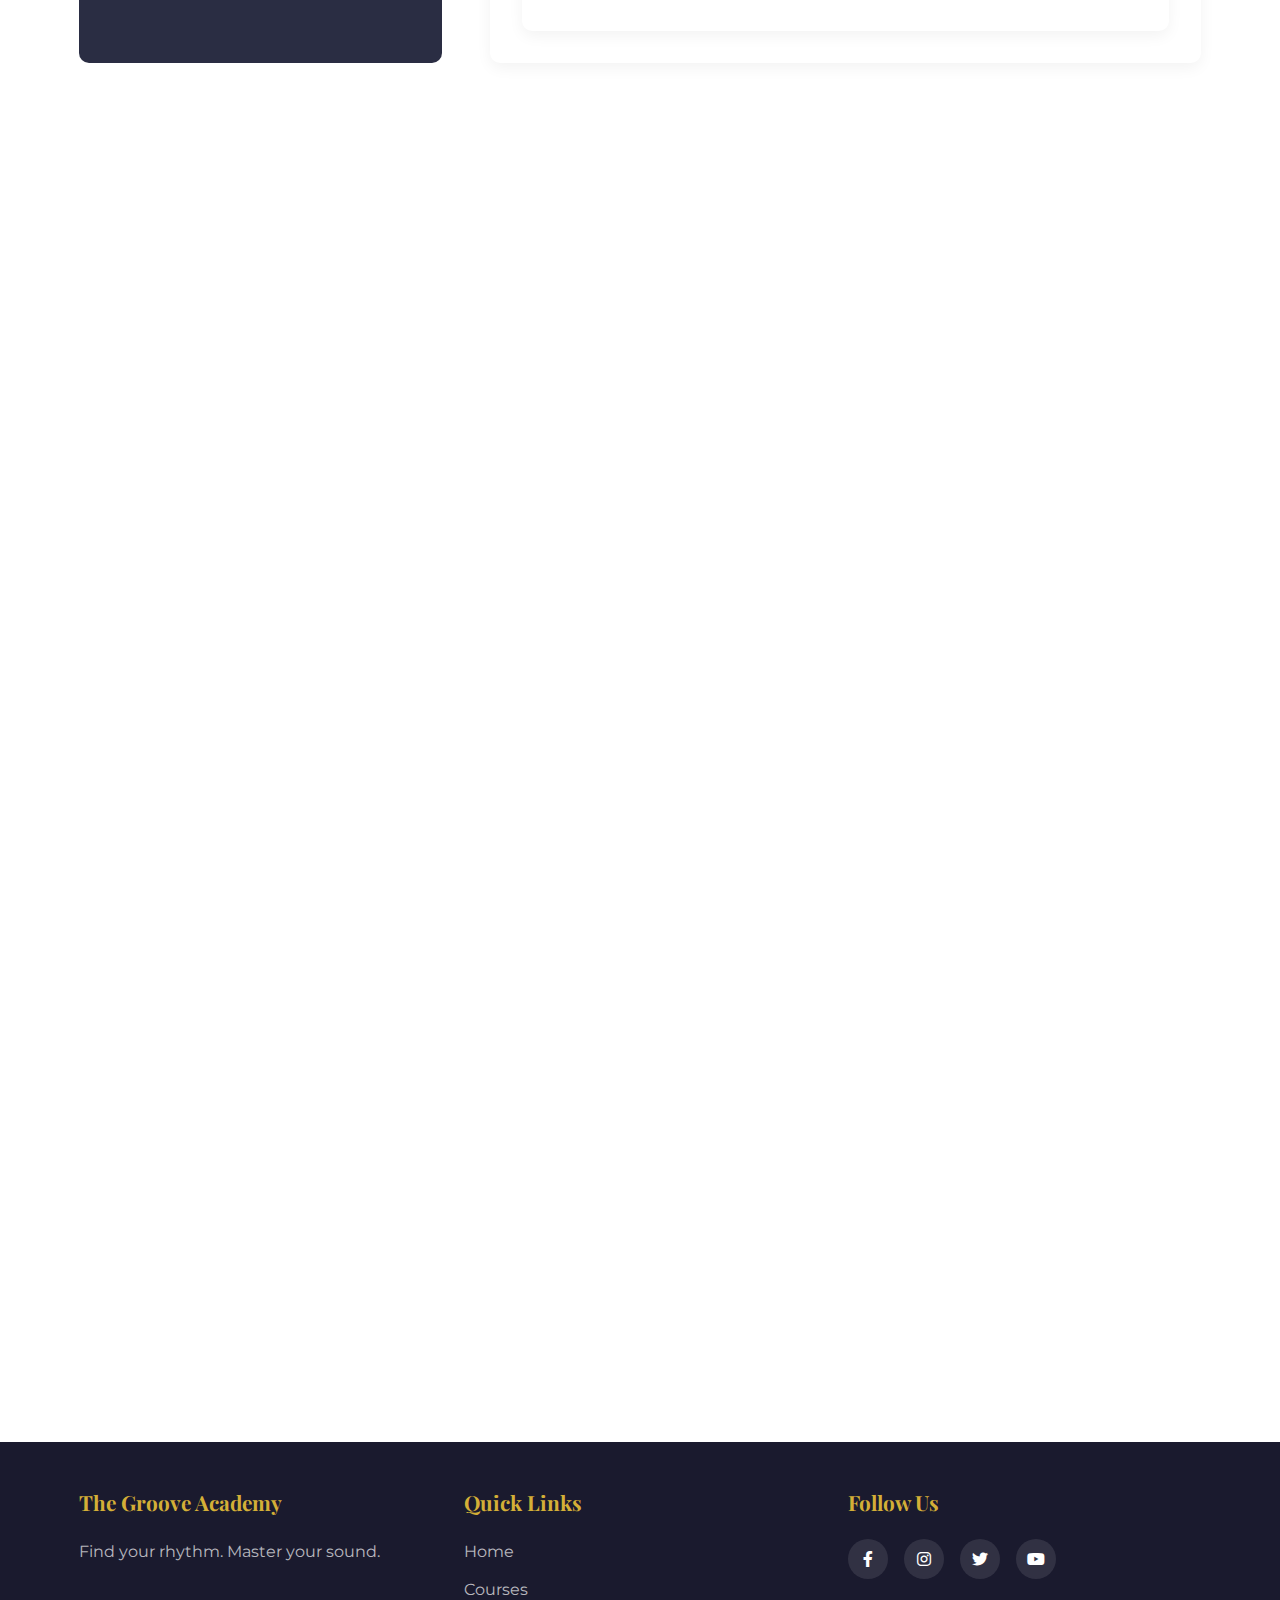
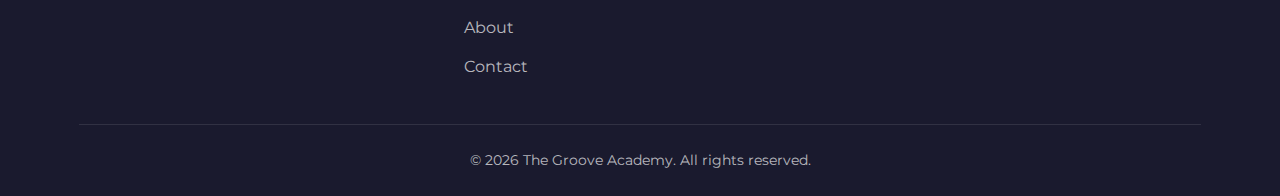
<file: pages/contact.html>
<!DOCTYPE html>
<html lang="en">

<head>
    <meta charset="UTF-8">
    <meta name="viewport" content="width=device-width, initial-scale=1.0">
    <link rel="shortcut icon" href="../images/TGA.png">
    <title>Contact Us | The Groove Academy</title>
    <link rel="stylesheet" href="../styles/styles.css">
    <link rel="stylesheet" href="https://cdnjs.cloudflare.com/ajax/libs/font-awesome/6.0.0-beta3/css/all.min.css">
    <link rel="preconnect" href="https://fonts.googleapis.com">
    <link rel="preconnect" href="https://fonts.gstatic.com" crossorigin>
    <link
        href="https://fonts.googleapis.com/css2?family=Montserrat:wght@400;500;600;700&family=Playfair+Display:wght@700&display=swap"
        rel="stylesheet">
</head>

<body>
    <header>
        <div class="container">
            <div class="logo">
                <img src="../images/TGA.png" alt="The Groove Academy Logo">
                <div class="logo-text">
                    <h1>The Groove Academy</h1>
                    <p>Find your rhythm. Master your sound.</p>
                </div>
            </div>

            <nav>
                <ul>
                    <li><a href="../index.html">Home</a></li>
                    <li><a href="about.html">About us</a></li>
                    <li><a href="classes.html">Courses</a></li>
                    <li><a href="contact.html">Contact</a></li>
                </ul>
                <div class="mobile-menu">
                    <i class="fas fa-bars"></i>
                </div>
            </nav>
        </div>
    </header>


    <section class="contact-hero">
        <div class="container">
            <h1>Get in Touch</h1>
            <p>We'd love to hear from you</p>
        </div>
    </section>

    <section class="contact-main">
        <div class="container">
            <div class="contact-container">
                <div class="contact-info">
                    <h2>Contact Information</h2>
                    <p><i class="fas fa-map-marker-alt"></i> <strong>Address:</strong> Najjera, Kira</p>
                    <p><i class="fas fa-phone"></i> <strong>Phone:</strong> (+256) 767-712-846</p>
                    <p><i class="fas fa-envelope"></i> <strong>Email:</strong> info@grooveacademy.com</p>

                    <h3>Opening Hours</h3>
                    <p>Monday - Friday: 9am - 4pm</p>
                    <p>Saturday: 10am - 6pm</p>
                    <p>Sunday: Closed</p>

                    <h3>Follow Us</h3>
                    <div class="social-icons">
                        <a href="#"><i class="fab fa-facebook-f"></i></a>
                        <a href="#"><i class="fab fa-instagram"></i></a>
                        <a href="#"><i class="fab fa-twitter"></i></a>
                        <a href="#"><i class="fab fa-youtube"></i></a>
                    </div>
                </div>

                <div class="contact-form-container">
                    <h2>Send Us a Message</h2>
                    <form id="contactForm" class="contact-form">
                        <div class="form-group">
                            <label for="name">Your Name</label>
                            <input type="text" id="name" name="name" required>
                        </div>
                        <div class="form-group">
                            <label for="email">Your Email</label>
                            <input type="email" id="email" name="email" required>
                        </div>
                        <div class="form-group">
                            <label for="phone">Your Phone (optional)</label>
                            <input type="tel" id="phone" name="phone">
                        </div>
                        <div class="form-group">
                            <label for="subject">Subject</label>
                            <select id="subject" name="subject">
                                <option value="general">General Inquiry</option>
                                <option value="classes">Class Information</option>
                                <option value="registration">Registration</option>
                                <option value="feedback">Feedback</option>
                                <option value="other">Other</option>
                            </select>
                        </div>
                        <div class="form-group">
                            <label for="message">Your Message</label>
                            <textarea id="message" name="message" rows="5" required></textarea>
                        </div>
                        <button type="submit" class="btn">Send Message</button>
                    </form>
                </div>
            </div>
        </div>
    </section>

    <section class="location">
        <div class="container">
            <h2>Our Location</h2>
            <div class="map-container">
                <!-- Embedded Google Map -->
                <iframe
                    src="https://www.google.com/maps/embed?pb=!1m18!1m12!1m3!1d3989.7268623029718!2d32.61954347395835!3d0.38794739960826197!2m3!1f0!2f0!3f0!3m2!1i1024!2i768!4f13.1!3m3!1m2!1s0x177db1005e6c46c5%3A0x9726f02f65d4e8b9!2sAura%20International%20C.S!5e0!3m2!1sen!2sug!4v1753189811043!5m2!1sen!2sug"
                    width="100%" height="450" style="border:0;" allowfullscreen="" loading="lazy"></iframe>
            </div>
        </div>
    </section>

    <section class="faq">
        <div class="container">
            <h2>Frequently Asked Questions</h2>
            <div class="faq-container">
                <div class="faq-item">
                    <button class="faq-question">What age groups do you teach?<i
                            class="fas fa-chevron-down"></i></button>
                    <div class="faq-answer">
                        <p>We offer programs for all age groups, from young children (starting at age 5) to adults. Our
                            instructors tailor their teaching approach to suit the age and learning style of each
                            student.</p>
                    </div>
                </div>
                <div class="faq-item">
                    <button class="faq-question">Do I need to own an instrument to take lessons?<i
                            class="fas fa-chevron-down"></i></button>
                    <div class="faq-answer">
                        <p>While it's ideal to have your own instrument for practice at home, we have instruments
                            available for use during lessons. We can also advise you on purchasing or renting an
                            instrument.</p>
                    </div>
                </div>
                <div class="faq-item">
                    <button class="faq-question">How often are lessons scheduled?<i
                            class="fas fa-chevron-down"></i></button>
                    <div class="faq-answer">
                        <p>Most students take weekly lessons, but we can accommodate different schedules based on your
                            availability and learning goals.</p>
                    </div>
                </div>
                <div class="faq-item">
                    <button class="faq-question">Do you offer trial lessons?<i class="fas fa-chevron-down"></i></button>
                    <div class="faq-answer">
                        <p>Yes! We offer a 30-minute trial lesson for UGX 7,000, which will be deducted from your first
                            hour's tuition if you decide to continue.</p>
                    </div>
                </div>
                <div class="faq-item">
                    <button class="faq-question">What COVID-19 safety measures are in place?<i
                            class="fas fa-chevron-down"></i></button>
                    <div class="faq-answer">
                        <p>We follow all local health guidelines, with sanitization between lessons, air filtration
                            systems, and optional online lessons available.</p>
                    </div>
                </div>
            </div>
        </div>
    </section>

    <footer>
        <div class="container">
            <div class="footer-content">
                <div class="footer-section">
                    <h3>The Groove Academy</h3>
                    <p>Find your rhythm. Master your sound.</p>
                </div>
                <div class="footer-section">
                    <h3>Quick Links</h3>
                    <ul>
                        <li><a href="../index.html">Home</a></li>
                        <li><a href="classes.html">Courses</a></li>
                        <li><a href="about.html">About</a></li>
                        <li><a href="contact.html">Contact</a></li>
                    </ul>
                </div>
                <div class="footer-section">
                    <h3>Follow Us</h3>
                    <div class="social-icons">
                        <a href="#"><i class="fab fa-facebook-f"></i></a>
                        <a href="#"><i class="fab fa-instagram"></i></a>
                        <a href="#"><i class="fab fa-twitter"></i></a>
                        <a href="#"><i class="fab fa-youtube"></i></a>
                    </div>
                </div>
            </div>
            <div class="copyright">
                <p>&copy; <span id="currentYear"></span> The Groove Academy. All rights reserved.</p>
            </div>
        </div>
    </footer>

    <script src="../script.js"></script>
</body>

</html>
</file>
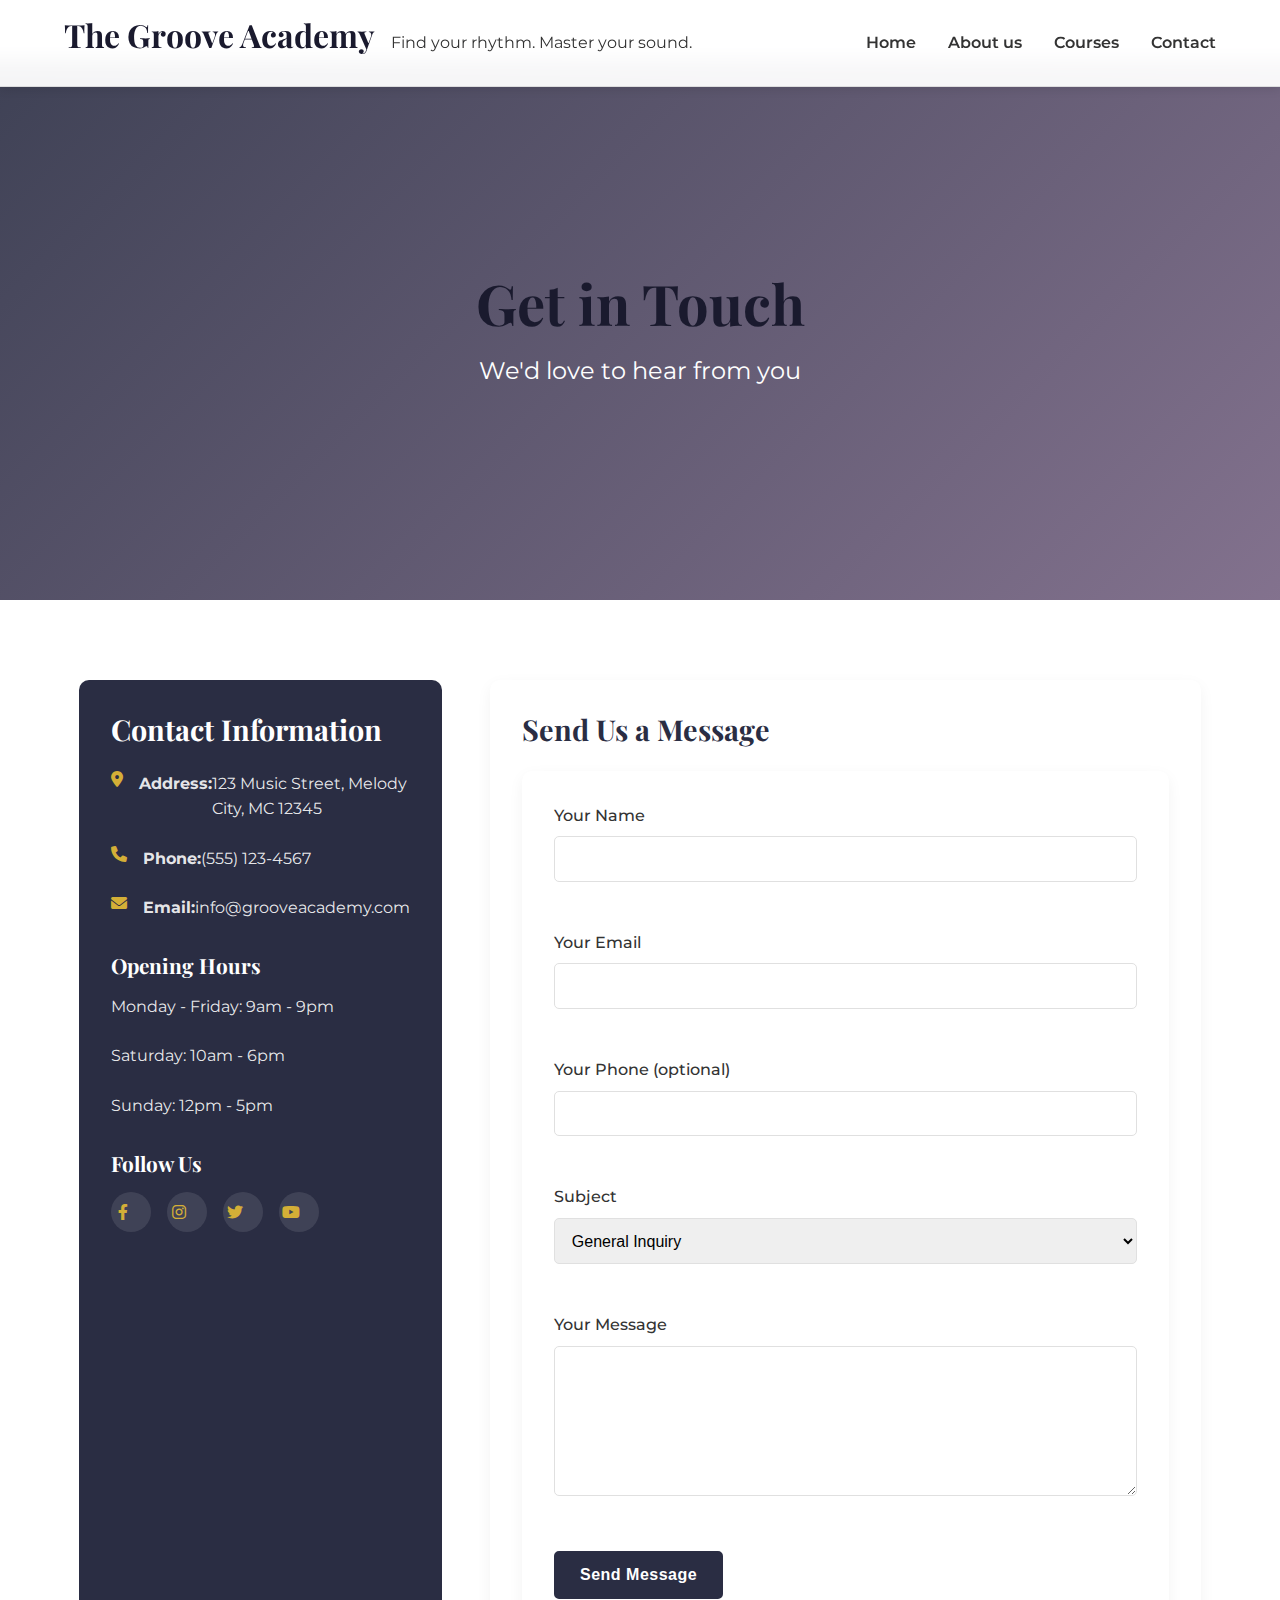
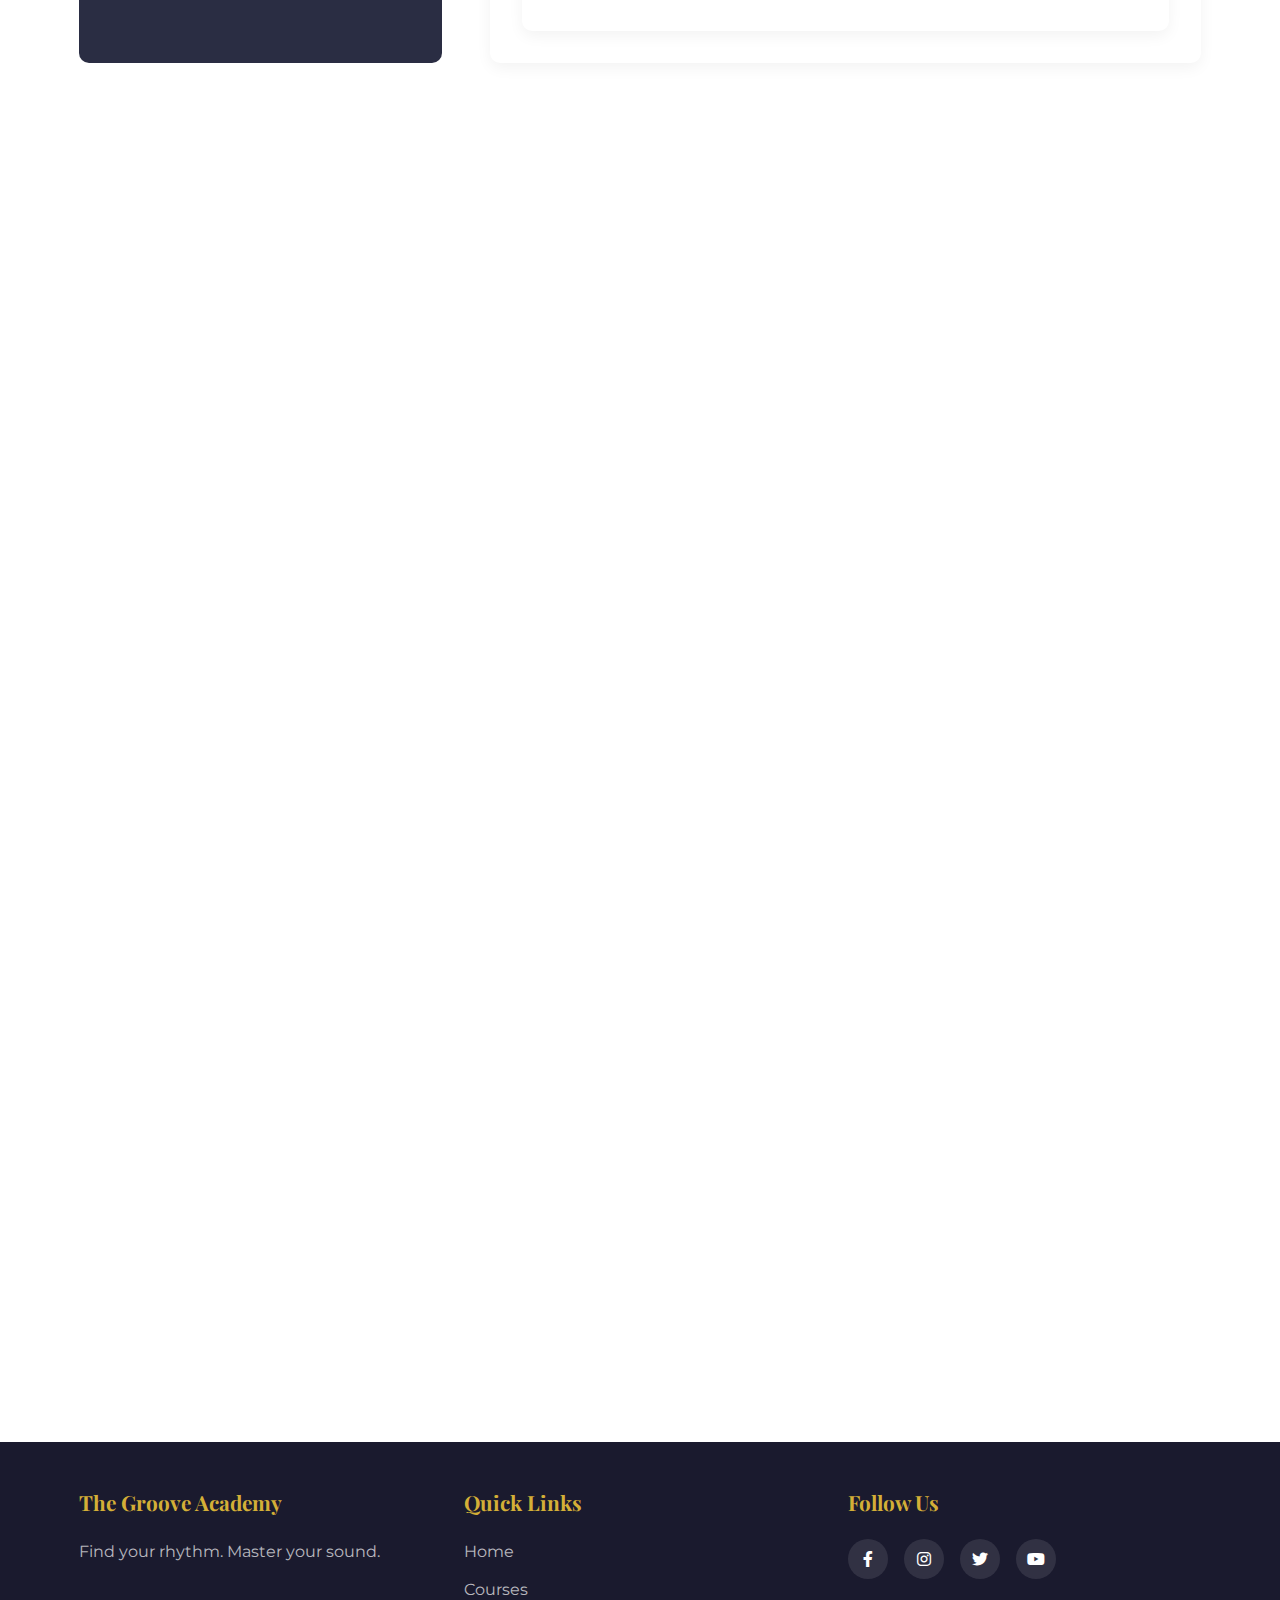
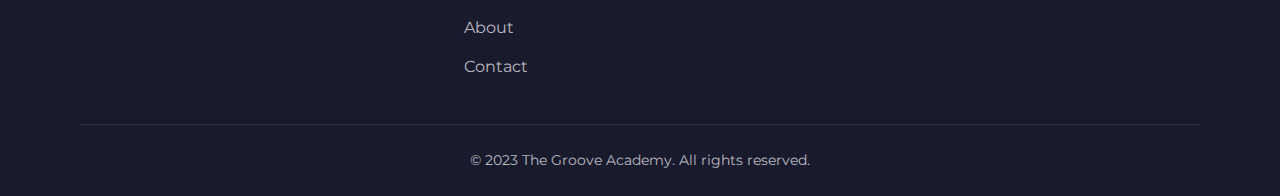
<file: TGAcad/contact.html>
<!DOCTYPE html>
<html lang="en">

<head>
    <meta charset="UTF-8">
    <meta name="viewport" content="width=device-width, initial-scale=1.0">
    <link rel="shortcut icon" href="./images/TGA.PNG">
    <title>Contact Us | The Groove Academy</title>
    <link rel="stylesheet" href="/styles/styles.css">
    <link rel="stylesheet" href="https://cdnjs.cloudflare.com/ajax/libs/font-awesome/6.0.0-beta3/css/all.min.css">
    <link rel="preconnect" href="https://fonts.googleapis.com">
    <link rel="preconnect" href="https://fonts.gstatic.com" crossorigin>
    <link
        href="https://fonts.googleapis.com/css2?family=Montserrat:wght@400;500;600;700&family=Playfair+Display:wght@700&display=swap"
        rel="stylesheet">
</head>

<body>
    <header>
        <div class="container">
            <div class="logo">
                <h1>The Groove Academy</h1>
                <p>Find your rhythm. Master your sound.</p>
            </div>
            <nav>
                <ul>
                    <li><a href="index.html">Home</a></li>
                    <li><a href="/about.html">About us</a></li>
                    <li><a href="/classes.html">Courses</a></li>
                    <li><a href="/contact.html">Contact</a></li>
                </ul>
                <div class="mobile-menu">
                    <i class="fas fa-bars"></i>
                </div>
            </nav>
        </div>
    </header>

    <section class="contact-hero">
        <div class="container">
            <h1>Get in Touch</h1>
            <p>We'd love to hear from you</p>
        </div>
    </section>

    <section class="contact-main">
        <div class="container">
            <div class="contact-container">
                <div class="contact-info">
                    <h2>Contact Information</h2>
                    <p><i class="fas fa-map-marker-alt"></i> <strong>Address:</strong> 123 Music Street, Melody City, MC
                        12345</p>
                    <p><i class="fas fa-phone"></i> <strong>Phone:</strong> (555) 123-4567</p>
                    <p><i class="fas fa-envelope"></i> <strong>Email:</strong> info@grooveacademy.com</p>

                    <h3>Opening Hours</h3>
                    <p>Monday - Friday: 9am - 9pm</p>
                    <p>Saturday: 10am - 6pm</p>
                    <p>Sunday: 12pm - 5pm</p>

                    <h3>Follow Us</h3>
                    <div class="social-icons">
                        <a href="#"><i class="fab fa-facebook-f"></i></a>
                        <a href="#"><i class="fab fa-instagram"></i></a>
                        <a href="#"><i class="fab fa-twitter"></i></a>
                        <a href="#"><i class="fab fa-youtube"></i></a>
                    </div>
                </div>

                <div class="contact-form-container">
                    <h2>Send Us a Message</h2>
                    <form id="contactForm" class="contact-form">
                        <div class="form-group">
                            <label for="name">Your Name</label>
                            <input type="text" id="name" name="name" required>
                        </div>
                        <div class="form-group">
                            <label for="email">Your Email</label>
                            <input type="email" id="email" name="email" required>
                        </div>
                        <div class="form-group">
                            <label for="phone">Your Phone (optional)</label>
                            <input type="tel" id="phone" name="phone">
                        </div>
                        <div class="form-group">
                            <label for="subject">Subject</label>
                            <select id="subject" name="subject">
                                <option value="general">General Inquiry</option>
                                <option value="classes">Class Information</option>
                                <option value="registration">Registration</option>
                                <option value="feedback">Feedback</option>
                                <option value="other">Other</option>
                            </select>
                        </div>
                        <div class="form-group">
                            <label for="message">Your Message</label>
                            <textarea id="message" name="message" rows="5" required></textarea>
                        </div>
                        <button type="submit" class="btn">Send Message</button>
                    </form>
                </div>
            </div>
        </div>
    </section>

    <section class="location">
        <div class="container">
            <h2>Our Location</h2>
            <div class="map-container">
                <!-- Embedded Google Map -->
                <iframe
                    src="https://www.google.com/maps/embed?pb=!1m18!1m12!1m3!1d3022.215209179535!2d-73.98784492452526!3d40.74844097138996!2m3!1f0!2f0!3f0!3m2!1i1024!2i768!4f13.1!3m3!1m2!1s0x0%3A0x0!2zNDDCsDQ0JzU0LjQiTiA3M8KwNTknMTMuNyJX!5e0!3m2!1sen!2sus!4v1620000000000!5m2!1sen!2sus"
                    width="100%" height="450" style="border:0;" allowfullscreen="" loading="lazy"></iframe>
            </div>
        </div>
    </section>

    <section class="faq">
        <div class="container">
            <h2>Frequently Asked Questions</h2>
            <div class="faq-container">
                <div class="faq-item">
                    <button class="faq-question">What age groups do you teach?<i
                            class="fas fa-chevron-down"></i></button>
                    <div class="faq-answer">
                        <p>We offer programs for all age groups, from young children (starting at age 5) to adults. Our
                            instructors tailor their teaching approach to suit the age and learning style of each
                            student.</p>
                    </div>
                </div>
                <div class="faq-item">
                    <button class="faq-question">Do I need to own an instrument to take lessons?<i
                            class="fas fa-chevron-down"></i></button>
                    <div class="faq-answer">
                        <p>While it's ideal to have your own instrument for practice at home, we have instruments
                            available for use during lessons. We can also advise you on purchasing or renting an
                            instrument.</p>
                    </div>
                </div>
                <div class="faq-item">
                    <button class="faq-question">How often are lessons scheduled?<i
                            class="fas fa-chevron-down"></i></button>
                    <div class="faq-answer">
                        <p>Most students take weekly lessons, but we can accommodate different schedules based on your
                            availability and learning goals.</p>
                    </div>
                </div>
                <div class="faq-item">
                    <button class="faq-question">Do you offer trial lessons?<i class="fas fa-chevron-down"></i></button>
                    <div class="faq-answer">
                        <p>Yes! We offer a 30-minute trial lesson for $25, which will be deducted from your first
                            month's tuition if you decide to continue.</p>
                    </div>
                </div>
                <div class="faq-item">
                    <button class="faq-question">What COVID-19 safety measures are in place?<i
                            class="fas fa-chevron-down"></i></button>
                    <div class="faq-answer">
                        <p>We follow all local health guidelines, with sanitization between lessons, air filtration
                            systems, and optional online lessons available.</p>
                    </div>
                </div>
            </div>
        </div>
    </section>

    <footer>
        <div class="container">
            <div class="footer-content">
                <div class="footer-section">
                    <h3>The Groove Academy</h3>
                    <p>Find your rhythm. Master your sound.</p>
                </div>
                <div class="footer-section">
                    <h3>Quick Links</h3>
                    <ul>
                        <li><a href="index.html">Home</a></li>
                        <li><a href="classes.html">Courses</a></li>
                        <li><a href="about.html">About</a></li>
                        <li><a href="contact.html">Contact</a></li>
                    </ul>
                </div>
                <div class="footer-section">
                    <h3>Follow Us</h3>
                    <div class="social-icons">
                        <a href="#"><i class="fab fa-facebook-f"></i></a>
                        <a href="#"><i class="fab fa-instagram"></i></a>
                        <a href="#"><i class="fab fa-twitter"></i></a>
                        <a href="#"><i class="fab fa-youtube"></i></a>
                    </div>
                </div>
            </div>
            <div class="copyright">
                <p>&copy; 2023 The Groove Academy. All rights reserved.</p>
            </div>
        </div>
    </footer>

    <script src="script.js"></script>
</body>

</html>
</file>
<file: styles/styles.css>
/* Global Styles */
:root {
    --primary-color: #2a2d43;       /* Deep navy for professionalism */
    --secondary-color: #d4af37;     /* Gold accent for elegance */
    --dark-color: #1a1a2e;          /* Dark navy for contrast */
    --light-color: #f8f9fa;         /* Off-white for backgrounds */
    --accent-color: #6d597a;        /* Muted purple for musical touch */
    --success-color: #4a7c59;       /* Muted green for success messages */
    --text-color: #333;             /* Dark gray for readability */
    --text-light: #6c757d;          /* Medium gray for secondary text */
}

* {
    margin: 0;
    padding: 0;
    box-sizing: border-box;
}
#favicon {
    width: 16px;
    height: 16px;
    border-radius: 50%;
}

body {
    font-family: 'Montserrat', sans-serif;
    line-height: 1.6;
    color: var(--text-color);
    background-color: #fff;
}

.container {
    width: 90%;
    max-width: 1200px;
    margin: 0 auto;
    padding: 0 15px;
}

h1, h2, h3, h4 {
    margin-bottom: 1rem;
    line-height: 1.2;
    font-family: 'Playfair Display', serif;
    font-weight: 700;
    color: var(--dark-color);
}

a {
    text-decoration: none;
    color: var(--primary-color);
}

ul {
    list-style: none;
}

.btn {
    display: inline-block;
    background: var(--primary-color);
    color: #fff;
    padding: 0.8rem 1.5rem;
    border: 2px solid var(--primary-color);
    border-radius: 5px;
    cursor: pointer;
    font-size: 1rem;
    font-weight: 600;
    letter-spacing: 0.5px;
    transition: all 0.3s ease;
}

.btn:hover {
    background: transparent;
    color: var(--primary-color);
    transform: translateY(-2px);
    box-shadow: 0 5px 15px rgba(0, 0, 0, 0.1);
}

section {
    padding: 5rem 0;
}

/* Header Styles */
header {
    background: rgba(255, 255, 255, 0.95);
    backdrop-filter: blur(10px);
    box-shadow: 0 2px 10px rgba(0, 0, 0, 0.1);
    position: fixed;
    width: 100%;
    top: 0;
    z-index: 1000;
    border-bottom: 1px solid rgba(0, 0, 0, 0.1);
}

header .container {
    display: flex;
    justify-content: space-between;
    align-items: center;
    padding: 1rem 0;
}

.logo {
    display: flex;
    align-items: center;
    gap: 1rem;
}

.logo img {
    height: 50px; 
    width: auto;
}

.logo-text h1 {
    font-size: 1.8rem;
    color: var(--primary-color);
    font-family: 'Playfair Display', serif;
    font-weight: 700;
}

.logo-text p {
    font-size: 0.9rem;
    color: var(--text-light);
}

nav ul {
    display: flex;
}

nav ul li {
    margin-left: 2rem;
}

nav ul li a {
    color: var(--text-color);
    font-weight: 600;
    position: relative;
    transition: color 0.3s ease;
}

nav ul li a::after {
    content: '';
    position: absolute;
    width: 0;
    height: 2px;
    bottom: -5px;
    left: 0;
    background-color: var(--secondary-color);
    transition: width 0.3s ease;
}

nav ul li a:hover,
nav ul li a.active {
    color: var(--primary-color);
}

nav ul li a:hover::after,
nav ul li a.active::after {
    width: 100%;
}

.mobile-menu {
    display: none;
    font-size: 1.5rem;
    cursor: pointer;
}

/* Hero Section */
.hero {
    background: linear-gradient(135deg, rgba(42, 45, 67, 0.9) 0%, rgba(109, 89, 122, 0.85) 100%), url('https://images.unsplash.com/photo-1511671782779-c97d3d27a1d4?ixlib=rb-1.2.1&auto=format&fit=crop&w=1350&q=80') no-repeat center center/cover;
    height: 100vh;
    color: #fff;
    display: flex;
    align-items: center;
    text-align: center;
    margin-top: 60px;
}

.hero-content {
    max-width: 800px;
    margin: 0 auto;
}

.hero h2 {
    font-size: 3rem;
    margin-bottom: 1.5rem;
    font-family: 'Playfair Display', serif;
}

.hero p {
    font-size: 1.2rem;
    margin-bottom: 2rem;
}

/* Courses Section */
.courses {
    background-color: var(--light-color);
}

.courses h2 {
    text-align: center;
    margin-bottom: 3rem;
    font-size: 2.5rem;
    color: var(--primary-color);
}

.course-grid {
    display: grid;
    grid-template-columns: repeat(auto-fit, minmax(300px, 1fr));
    gap: 2rem;
}

.course-card {
    background: #fff;
    padding: 2rem;
    border-radius: 10px;
    box-shadow: 0 5px 15px rgba(0, 0, 0, 0.05);
    text-align: center;
    transition: transform 0.3s ease, box-shadow 0.3s ease;
    border: none;
}

.course-card:hover {
    transform: translateY(-10px);
    box-shadow: 0 10px 25px rgba(0, 0, 0, 0.1);
}

.course-card i {
    font-size: 3rem;
    color: var(--primary-color);
    margin-bottom: 1rem;
}

.course-card h3 {
    font-size: 1.5rem;
    margin-bottom: 1rem;
}

.course-card p {
    margin-bottom: 1.5rem;
    color: var(--text-light);
}

.price {
    font-size: 1.2rem;
    font-weight: bold;
    color: var(--primary-color);
}

/* Teachers Section */
.teachers h2 {
    text-align: center;
    margin-bottom: 3rem;
    font-size: 2.5rem;
    color: var(--primary-color);
}

.teacher-grid {
    display: grid;
    grid-template-columns: repeat(auto-fit, minmax(250px, 1fr));
    gap: 2rem;
}

.teacher-card {
    background: #fff;
    padding: 1.5rem;
    border-radius: 10px;
    box-shadow: 0 5px 15px rgba(0, 0, 0, 0.05);
    text-align: center;
    transition: transform 0.3s ease, box-shadow 0.3s ease;
    border: none;
}

.teacher-card:hover {
    transform: translateY(-5px);
    box-shadow: 0 10px 25px rgba(0, 0, 0, 0.1);
}

.teacher-card img {
    width: 120px;
    height: 120px;
    border-radius: 50%;
    object-fit: cover;
    margin-bottom: 1rem;
    border: 5px solid var(--light-color);
}

.teacher-card h3 {
    font-size: 1.3rem;
    margin-bottom: 0.5rem;
}

.instrument {
    color: var(--primary-color);
    font-weight: 500;
    margin-bottom: 1rem;
}

.teacher-card p {
    color: var(--text-light);
    font-size: 0.9rem;
}

/* Testimonials Section */
.testimonials {
    background-color: var(--light-color);
}

.testimonials h2 {
    text-align: center;
    margin-bottom: 3rem;
    font-size: 2.5rem;
    color: var(--primary-color);
}

.testimonial-slider {
    position: relative;
    max-width: 800px;
    margin: 0 auto;
}

.testimonial {
    background: #fff;
    padding: 2rem;
    border-radius: 10px;
    box-shadow: 0 5px 15px rgba(0, 0, 0, 0.05);
    text-align: center;
    display: none;
    border: none;
}

.testimonial.active {
    display: block;
}

.testimonial p {
    font-size: 1.1rem;
    font-style: italic;
    margin-bottom: 1.5rem;
    color: var(--text-color);
}

.student {
    display: flex;
    align-items: center;
    justify-content: center;
}

.student img {
    width: 60px;
    height: 60px;
    border-radius: 50%;
    margin-right: 1rem;
}

.student span {
    font-weight: 500;
}

.slider-controls {
    position: absolute;
    top: 50%;
    width: 100%;
    display: flex;
    justify-content: space-between;
    transform: translateY(-50%);
}

.slider-controls button {
    background: var(--primary-color);
    color: #fff;
    border: none;
    width: 40px;
    height: 40px;
    border-radius: 50%;
    cursor: pointer;
    font-size: 1rem;
    transition: all 0.3s ease;
    display: flex;
    align-items: center;
    justify-content: center;
}

.slider-controls button:hover {
    background: var(--secondary-color);
    color: var(--dark-color);
}

/* Contact Section */
.contact h2 {
    text-align: center;
    margin-bottom: 3rem;
    font-size: 2.5rem;
    color: var(--primary-color);
}

.contact-container {
    display: grid;
    grid-template-columns: repeat(auto-fit, minmax(300px, 1fr));
    gap: 3rem;
}

.contact-info {
    background: var(--primary-color);
    color: #fff;
    padding: 2rem;
    border-radius: 10px;
}

.contact-info h3 {
    font-size: 1.5rem;
    margin-bottom: 1.5rem;
    color: #fff;
}

.contact-info p {
    margin-bottom: 1rem;
    display: flex;
    align-items: center;
}

.contact-info i {
    margin-right: 0.8rem;
    color: var(--secondary-color);
}

.contact-form {
    background: #fff;
    padding: 2rem;
    border-radius: 10px;
    box-shadow: 0 5px 15px rgba(0, 0, 0, 0.05);
}

.form-group {
    margin-bottom: 1.5rem;
}

.form-group input,
.form-group select,
.form-group textarea {
    width: 100%;
    padding: 0.8rem;
    border: 1px solid #e0e0e0;
    border-radius: 5px;
    font-size: 1rem;
    transition: border-color 0.3s ease;
}

.form-group input:focus,
.form-group select:focus,
.form-group textarea:focus {
    border-color: var(--secondary-color);
    outline: none;
    box-shadow: 0 0 0 2px rgba(212, 175, 55, 0.2);
}

.form-group textarea {
    resize: vertical;
}

/* Footer */
footer {
    background: var(--dark-color);
    color: #fff;
    padding: 3rem 0 0;
}

.footer-content {
    display: grid;
    grid-template-columns: repeat(auto-fit, minmax(250px, 1fr));
    gap: 2rem;
    margin-bottom: 2rem;
}

.footer-section h3 {
    font-size: 1.3rem;
    margin-bottom: 1.5rem;
    color: var(--secondary-color);
}

.footer-section p {
    margin-bottom: 1rem;
    color: rgba(255, 255, 255, 0.7);
}

.footer-section ul li {
    margin-bottom: 0.8rem;
}

.footer-section ul li a {
    color: rgba(255, 255, 255, 0.7);
    transition: color 0.3s ease;
}

.footer-section ul li a:hover {
    color: var(--secondary-color);
}

.social-icons {
    display: flex;
    gap: 1rem;
}

.social-icons a {
    display: flex;
    align-items: center;
    justify-content: center;
    width: 40px;
    height: 40px;
    background: rgba(255, 255, 255, 0.1);
    border-radius: 50%;
    color: #fff;
    transition: background 0.3s ease, color 0.3s ease, transform 0.3s ease;
    text-align: center;
}

.social-icons a:hover {
    background: var(--secondary-color);
    color: var(--dark-color);
    transform: translateY(-3px); 
}


.copyright {
    text-align: center;
    padding: 1.5rem 0;
    border-top: 1px solid rgba(255, 255, 255, 0.1);
    color: rgba(255, 255, 255, 0.7);
    font-size: 0.9rem;
}

/* About Page Styles */
.about-hero {
    background: linear-gradient(135deg, rgba(42, 45, 67, 0.9) 0%, rgba(109, 89, 122, 0.85) 100%), url('/images/abthero.jpg') no-repeat center center/cover;
    height: 60vh;
    color: #fff;
    display: flex;
    align-items: center;
    text-align: center;
    margin-top: 60px;
}

.about-hero h1 {
    font-size: 3.5rem;
    margin-bottom: 1rem;
}

.about-hero p {
    font-size: 1.5rem;
}

.mission {
    padding: 5rem 0;
}

.mission-content {
    display: grid;
    grid-template-columns: 1fr 1fr;
    gap: 3rem;
    align-items: center;
}

.mission-text h2 {
    font-size: 2.5rem;
    color: var(--primary-color);
    margin-bottom: 1.5rem;
}

.mission-text p {
    margin-bottom: 1.5rem;
    font-size: 1.1rem;
    line-height: 1.8;
    color: var(--text-color);
}

.mission-image img {
    width: 100%;
    border-radius: 10px;
    box-shadow: 0 10px 30px rgba(0, 0, 0, 0.1);
}

.history {
    background-color: var(--light-color);
    padding: 5rem 0;
}

.history h2 {
    text-align: center;
    font-size: 2.5rem;
    color: var(--primary-color);
    margin-bottom: 3rem;
}

.timeline {
    position: relative;
    max-width: 800px;
    margin: 0 auto;
}

.timeline::before {
    content: '';
    position: absolute;
    width: 2px;
    background-color: var(--secondary-color);
    top: 0;
    bottom: 0;
    left: 50%;
    margin-left: -1px;
}

.timeline-item {
    padding: 10px 40px;
    position: relative;
    width: 50%;
    box-sizing: border-box;
}

.timeline-item:nth-child(odd) {
    left: 0;
}

.timeline-item:nth-child(even) {
    left: 50%;
}

.timeline-year {
    padding: 10px 15px;
    background-color: var(--secondary-color);
    color: var(--dark-color);
    border-radius: 5px;
    position: absolute;
    top: 15px;
    font-weight: bold;
}

.timeline-item:nth-child(odd) .timeline-year {
    right: -80px;
}

.timeline-item:nth-child(even) .timeline-year {
    left: -80px;
}

.timeline-content {
    padding: 20px;
    background-color: white;
    border-radius: 5px;
    box-shadow: 0 5px 15px rgba(0, 0, 0, 0.05);
}

.timeline-content h3 {
    margin-bottom: 1rem;
    color: var(--primary-color);
}

.values {
    padding: 5rem 0;
}

.values h2 {
    text-align: center;
    font-size: 2.5rem;
    color: var(--primary-color);
    margin-bottom: 3rem;
}

.values-grid {
    display: grid;
    grid-template-columns: repeat(auto-fit, minmax(250px, 1fr));
    gap: 2rem;
}

.value-card {
    background: #fff;
    padding: 2rem;
    border-radius: 10px;
    box-shadow: 0 5px 15px rgba(0, 0, 0, 0.05);
    text-align: center;
    transition: transform 0.3s ease, box-shadow 0.3s ease;
}

.value-card:hover {
    transform: translateY(-10px);
    box-shadow: 0 10px 25px rgba(0, 0, 0, 0.1);
}

.value-card i {
    font-size: 2.5rem;
    color: var(--primary-color);
    margin-bottom: 1.5rem;
}

.value-card h3 {
    font-size: 1.5rem;
    margin-bottom: 1rem;
}

.value-card p {
    color: var(--text-light);
}

.team-overview {
    background-color: var(--light-color);
    padding: 5rem 0;
    text-align: center;
}

.team-overview h2 {
    font-size: 2.5rem;
    color: var(--primary-color);
    margin-bottom: 1.5rem;
}

.team-overview p {
    max-width: 700px;
    margin: 0 auto 2rem;
    font-size: 1.1rem;
    color: var(--text-color);
}

/* Classes Page Styles */
.classes-hero {
    background: linear-gradient(135deg, rgba(42, 45, 67, 0.9) 0%, rgba(109, 89, 122, 0.85) 100%), url('https://images.unsplash.com/photo-1511671782779-c97d3d27a1d4?ixlib=rb-1.2.1&auto=format&fit=crop&w=1350&q=80') no-repeat center center/cover;
    height: 60vh;
    color: #fff;
    display: flex;
    align-items: center;
    text-align: center;
    margin-top: 60px;
}

.classes-hero h1 {
    font-size: 3.5rem;
    margin-bottom: 1rem;
}

.classes-hero p {
    font-size: 1.5rem;
}

.class-categories {
    padding: 5rem 0;
}

.section-header {
    text-align: center;
    margin-bottom: 3rem;
}

.section-header h2 {
    font-size: 2.5rem;
    color: var(--primary-color);
}

.section-header p {
    font-size: 1.2rem;
    color: var(--text-light);
}

.class-grid {
    display: grid;
    grid-template-columns: repeat(auto-fit, minmax(350px, 1fr));
    gap: 2rem;
}

.class-card {
    display: grid;
    grid-template-columns: 1fr 2fr;
    gap: 1.5rem;
    background: #fff;
    border-radius: 10px;
    overflow: hidden;
    box-shadow: 0 5px 15px rgba(0, 0, 0, 0.05);
    transition: transform 0.3s ease, box-shadow 0.3s ease;
}

.class-card:hover {
    transform: translateY(-10px);
    box-shadow: 0 10px 25px rgba(0, 0, 0, 0.1);
}

.class-image {
    height: 100%;
}

.class-image img {
    width: 100%;
    height: 100%;
    object-fit: cover;
}

.class-info {
    padding: 1.5rem;
}

.class-info h3 {
    font-size: 1.5rem;
    margin-bottom: 0.5rem;
    color: var(--primary-color);
}

.class-level {
    font-size: 0.9rem;
    color: var(--secondary-color);
    font-weight: 500;
    margin-bottom: 1rem;
}

.class-details {
    margin: 1.5rem 0;
}

.class-details p {
    display: flex;
    align-items: center;
    margin-bottom: 0.5rem;
    font-size: 0.9rem;
    color: var(--text-light);
}

.class-details i {
    margin-right: 0.5rem;
    color: var(--primary-color);
}

.class-schedule {
    background-color: var(--light-color);
    padding: 5rem 0;
}

.class-schedule h2 {
    text-align: center;
    font-size: 2.5rem;
    color: var(--primary-color);
    margin-bottom: 2rem;
}

.schedule-table {
    overflow-x: auto;
}

table {
    width: 100%;
    border-collapse: collapse;
    margin-bottom: 1rem;
}

th, td {
    padding: 12px 15px;
    text-align: left;
    border-bottom: 1px solid #e0e0e0;
}

th {
    background-color: var(--primary-color);
    color: white;
}

tr:nth-child(even) {
    background-color: rgba(0, 0, 0, 0.02);
}

tr:hover {
    background-color: rgba(0, 0, 0, 0.05);
}

.schedule-note {
    font-style: italic;
    text-align: center;
    color: var(--text-light);
}

.cta {
    text-align: center;
    padding: 3rem 0;
}

.cta h2 {
    font-size: 2.2rem;
    margin-bottom: 1.5rem;
    color: var(--primary-color);
}

/* Contact Page Styles */
.contact-hero {
    background: linear-gradient(135deg, rgba(42, 45, 67, 0.9) 0%, rgba(109, 89, 122, 0.85) 100%), url('https://images.unsplash.com/photo-1511671782779-c97d3d27a1d4?ixlib=rb-1.2.1&auto=format&fit=crop&w=1350&q=80') no-repeat center center/cover;
    height: 60vh;
    color: #fff;
    display: flex;
    align-items: center;
    text-align: center;
    margin-top: 60px;
}

.contact-hero h1 {
    font-size: 3.5rem;
    margin-bottom: 1rem;
}

.contact-hero p {
    font-size: 1.5rem;
}

.contact-main {
    padding: 5rem 0;
}

.contact-container {
    display: grid;
    grid-template-columns: 1fr 2fr;
    gap: 3rem;
}

.contact-info {
    background-color: var(--primary-color);
    color: white;
    padding: 2rem;
    border-radius: 10px;
}

.contact-info h2 {
    color: white;
    margin-bottom: 1.5rem;
    font-size: 1.8rem;
}

.contact-info p {
    margin-bottom: 1.5rem;
    display: flex;
    align-items: flex-start;
    color: rgba(255, 255, 255, 0.9);
}

.contact-info i {
    margin-right: 1rem;
    color: var(--secondary-color);
}

.contact-info h3 {
    color: white;
    margin: 2rem 0 1rem;
    font-size: 1.3rem;
}

.contact-form-container {
    background-color: white;
    padding: 2rem;
    border-radius: 10px;
    box-shadow: 0 5px 15px rgba(0, 0, 0, 0.05);
}

.contact-form-container h2 {
    color: var(--primary-color);
    margin-bottom: 1.5rem;
    font-size: 1.8rem;
}

.contact-form label {
    display: block;
    margin-bottom: 0.5rem;
    font-weight: 500;
    color: var(--text-color);
}

.contact-form input,
.contact-form select,
.contact-form textarea {
    width: 100%;
    padding: 0.8rem;
    margin-bottom: 1.5rem;
    border: 1px solid #e0e0e0;
    border-radius: 5px;
    font-size: 1rem;
    transition: border-color 0.3s ease;
}

.contact-form input:focus,
.contact-form select:focus,
.contact-form textarea:focus {
    border-color: var(--secondary-color);
    outline: none;
    box-shadow: 0 0 0 2px rgba(212, 175, 55, 0.2);
}

.contact-form textarea {
    resize: vertical;
    min-height: 150px;
}

.location {
    padding: 0 0 5rem;
}

.location h2 {
    text-align: center;
    font-size: 2.5rem;
    color: var(--primary-color);
    margin-bottom: 2rem;
}

.map-container {
    border-radius: 10px;
    overflow: hidden;
    box-shadow: 0 5px 15px rgba(0, 0, 0, 0.1);
}

.faq {
    background-color: var(--light-color);
    padding: 5rem 0;
}

.faq h2 {
    text-align: center;
    font-size: 2.5rem;
    color: var(--primary-color);
    margin-bottom: 3rem;
}

.faq-container {
    max-width: 800px;
    margin: 0 auto;
}

.faq-item {
    margin-bottom: 1rem;
    background: white;
    border-radius: 5px;
    box-shadow: 0 2px 5px rgba(0, 0, 0, 0.05);
    overflow: hidden;
    transition: all 0.3s ease;
}

.faq-item:hover {
    box-shadow: 0 5px 15px rgba(0, 0, 0, 0.1);
}

.faq-question {
    width: 100%;
    padding: 1.5rem;
    text-align: left;
    border: none;
    background: none;
    font-size: 1.1rem;
    font-weight: 600;
    display: flex;
    justify-content: space-between;
    align-items: center;
    cursor: pointer;
    color: var(--primary-color);
}

.faq-question:hover {
    color: var(--secondary-color);
}

.faq-question i {
    transition: transform 0.3s ease;
}

.faq-question.active i {
    transform: rotate(180deg);
}

.faq-answer {
    padding: 0 1.5rem;
    max-height: 0;
    overflow: hidden;
    transition: max-height 0.3s ease, padding 0.3s ease;
    color: var(--text-color);
}

.faq-answer.show {
    padding: 0 1.5rem 1.5rem;
    max-height: 500px;
}

/* Responsive Styles */
@media (max-width: 992px) {
    .mission-content {
        grid-template-columns: 1fr;
    }
    
    .mission-image {
        order: -1;
    }
    
    .timeline::before {
        left: 31px;
    }
    
    .timeline-item {
        width: 100%;
        padding-left: 70px;
        padding-right: 25px;
    }
    
    .timeline-item:nth-child(even) {
        left: 0;
    }
    
    .timeline-item:nth-child(odd) .timeline-year,
    .timeline-item:nth-child(even) .timeline-year {
        left: 15px;
    }
    
    .contact-container {
        grid-template-columns: 1fr;
    }
}

@media (max-width: 768px) {
    nav ul {
        display: none;
        position: absolute;
        top: 70px;
        left: 0;
        width: 100%;
        background: #fff;
        flex-direction: column;
        align-items: center;
        padding: 1rem 0;
        box-shadow: 0 5px 10px rgba(0, 0, 0, 0.1);
    }

    nav ul.show {
        display: flex;
    }

    nav ul li {
        margin: 0.5rem 0;
    }

    .mobile-menu {
        display: block;
    }

    .hero h2,
    .about-hero h1,
    .classes-hero h1,
    .contact-hero h1 {
        font-size: 2.5rem;
    }

    .hero p,
    .about-hero p,
    .classes-hero p,
    .contact-hero p {
        font-size: 1.2rem;
    }

    section {
        padding: 3rem 0;
    }

    .slider-controls {
        position: static;
        transform: none;
        margin-top: 1.5rem;
        justify-content: center;
        gap: 1rem;
    }
    
    .class-card {
        grid-template-columns: 1fr;
    }
    
    .class-image {
        height: 200px;
    }
}

@media (max-width: 576px) {
    .hero h2,
    .about-hero h1,
    .classes-hero h1,
    .contact-hero h1 {
        font-size: 2rem;
    }

    .btn {
        padding: 0.6rem 1.2rem;
    }
    
    .value-card {
        padding: 1.5rem;
    }
    
    .class-grid {
        grid-template-columns: 1fr;
    }
}
</file>
